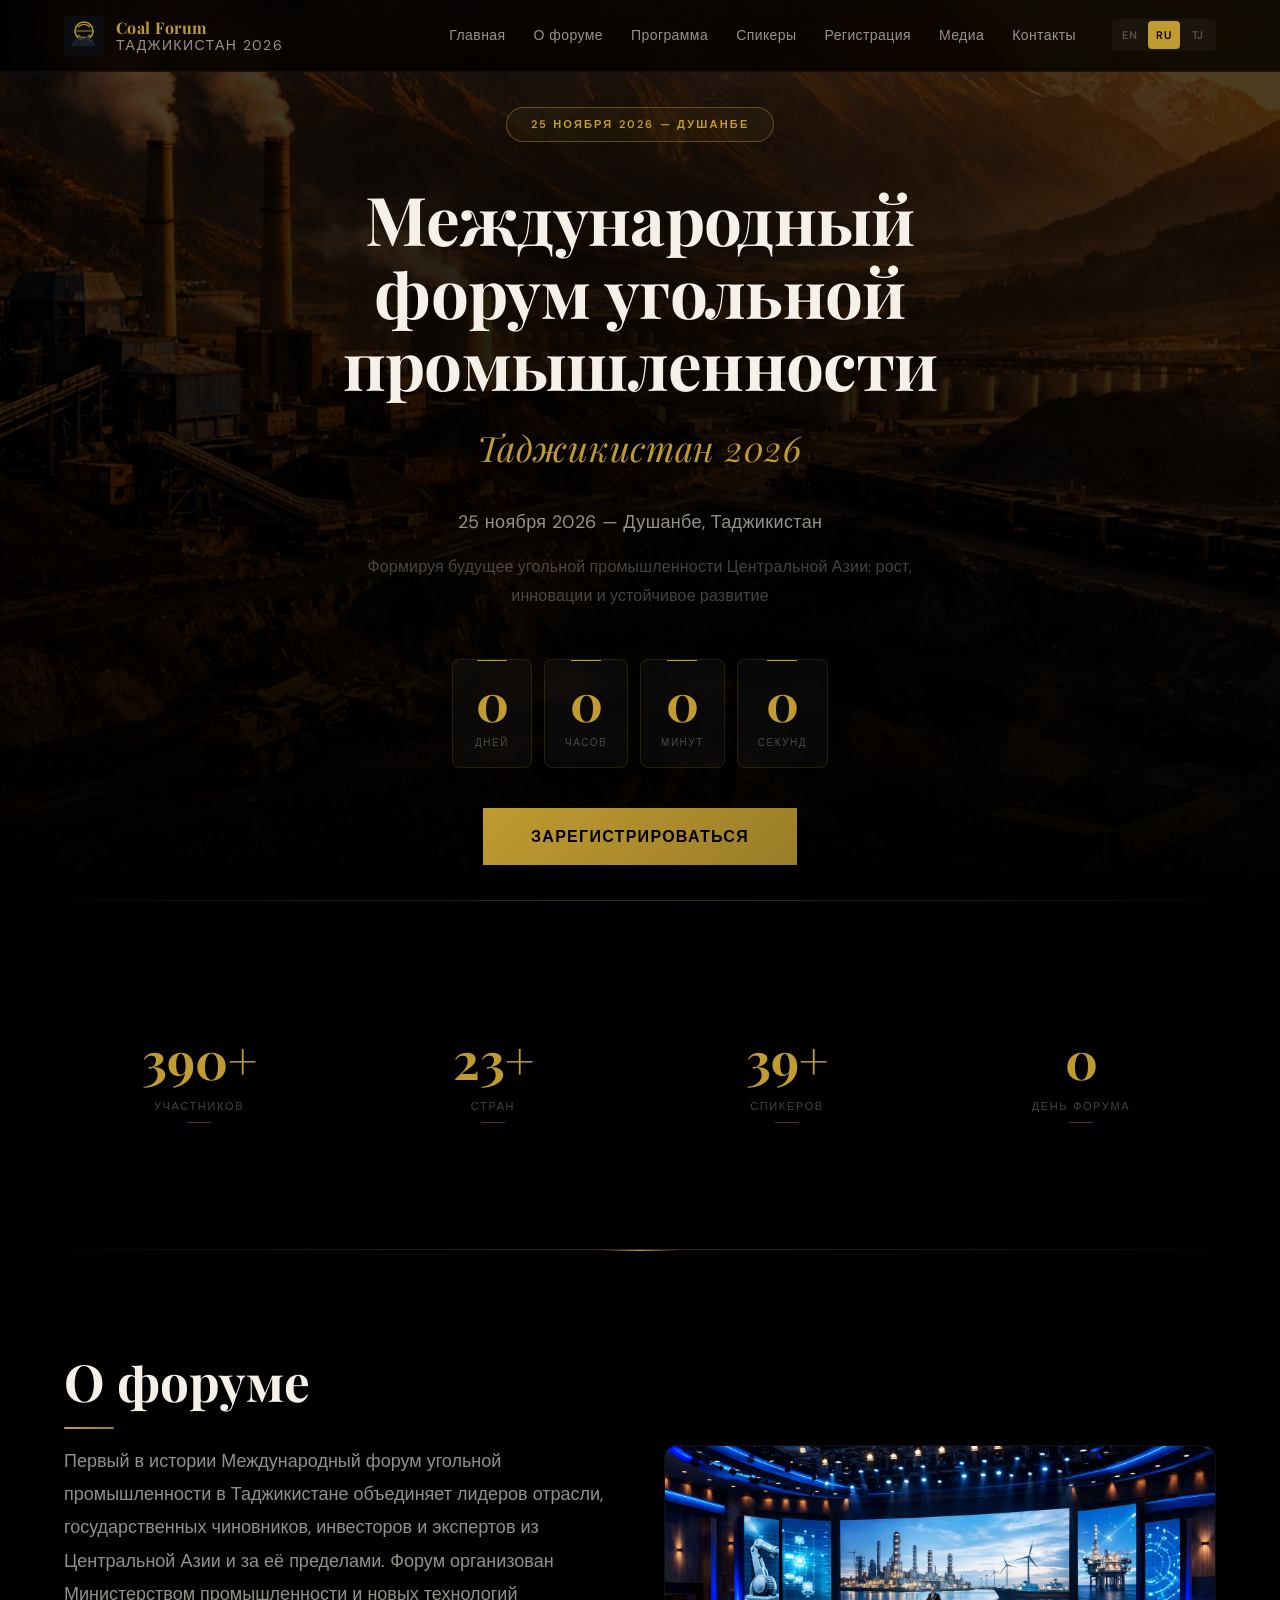
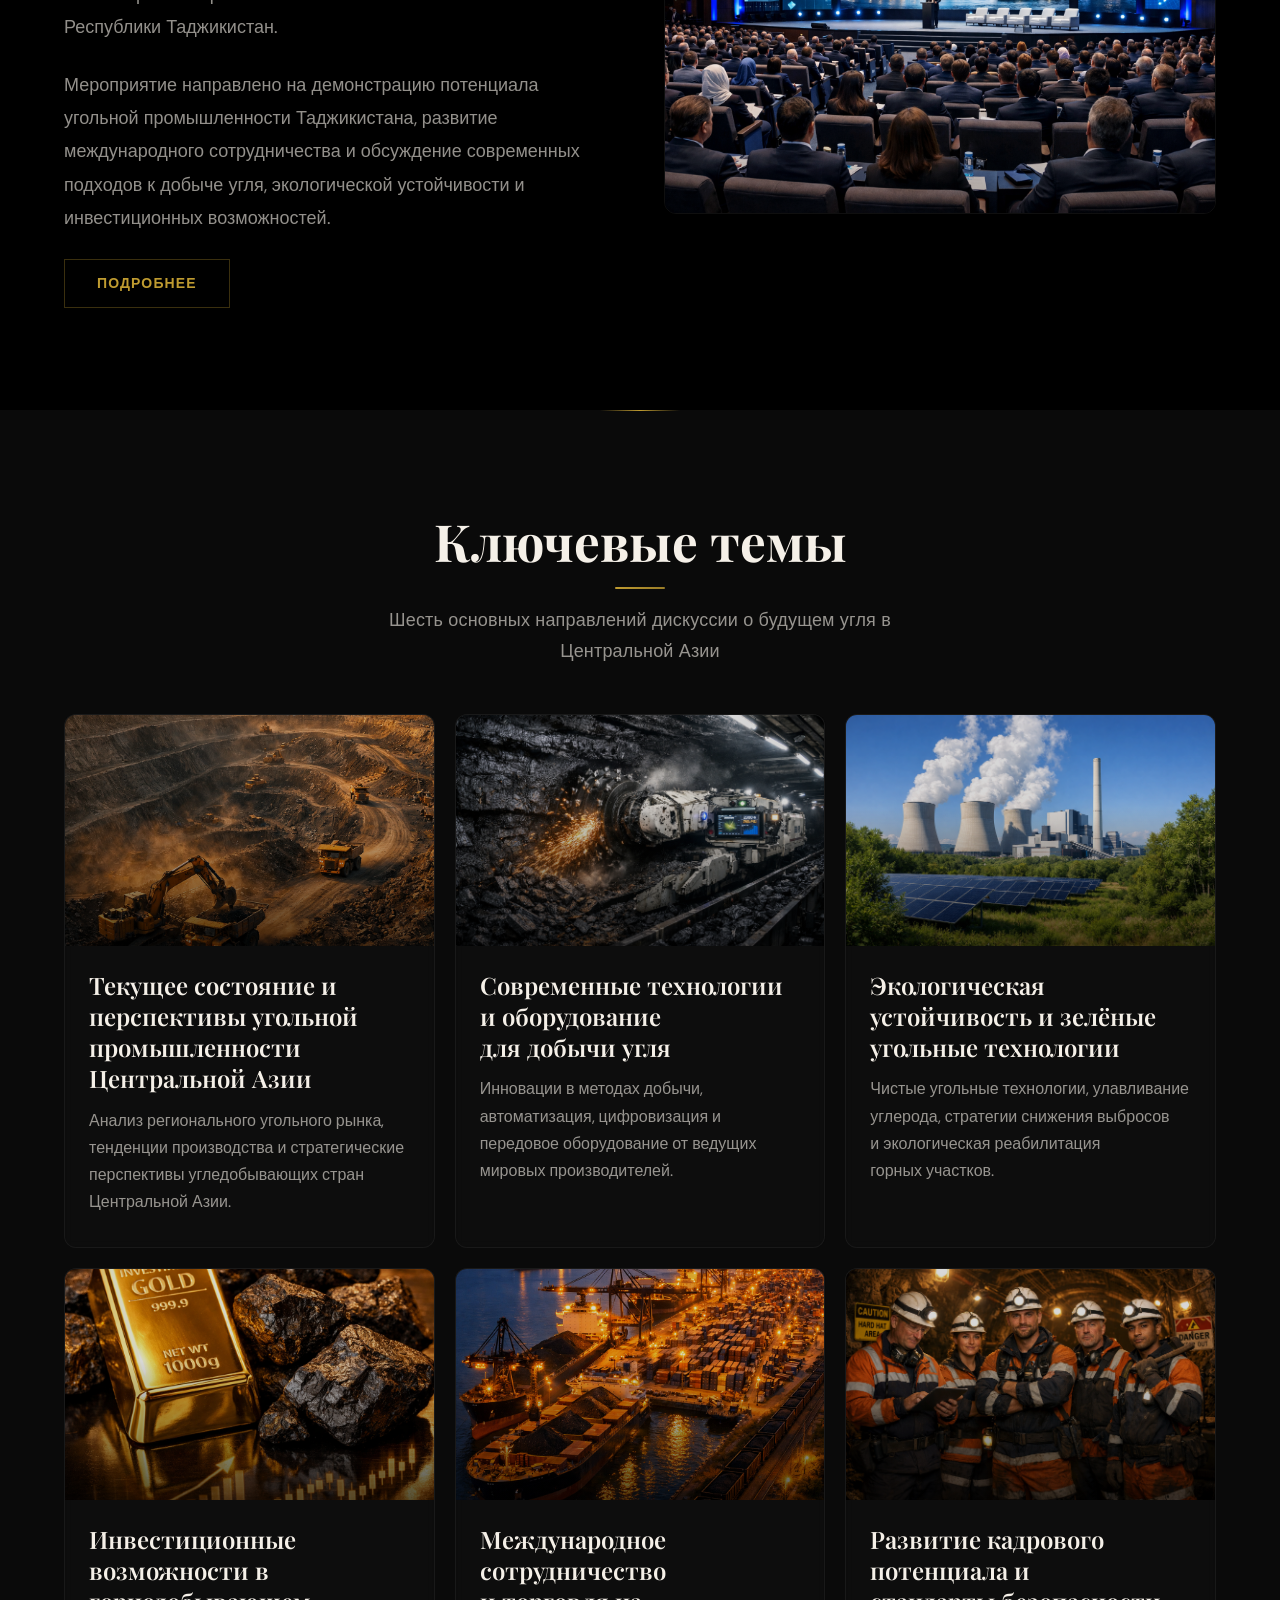
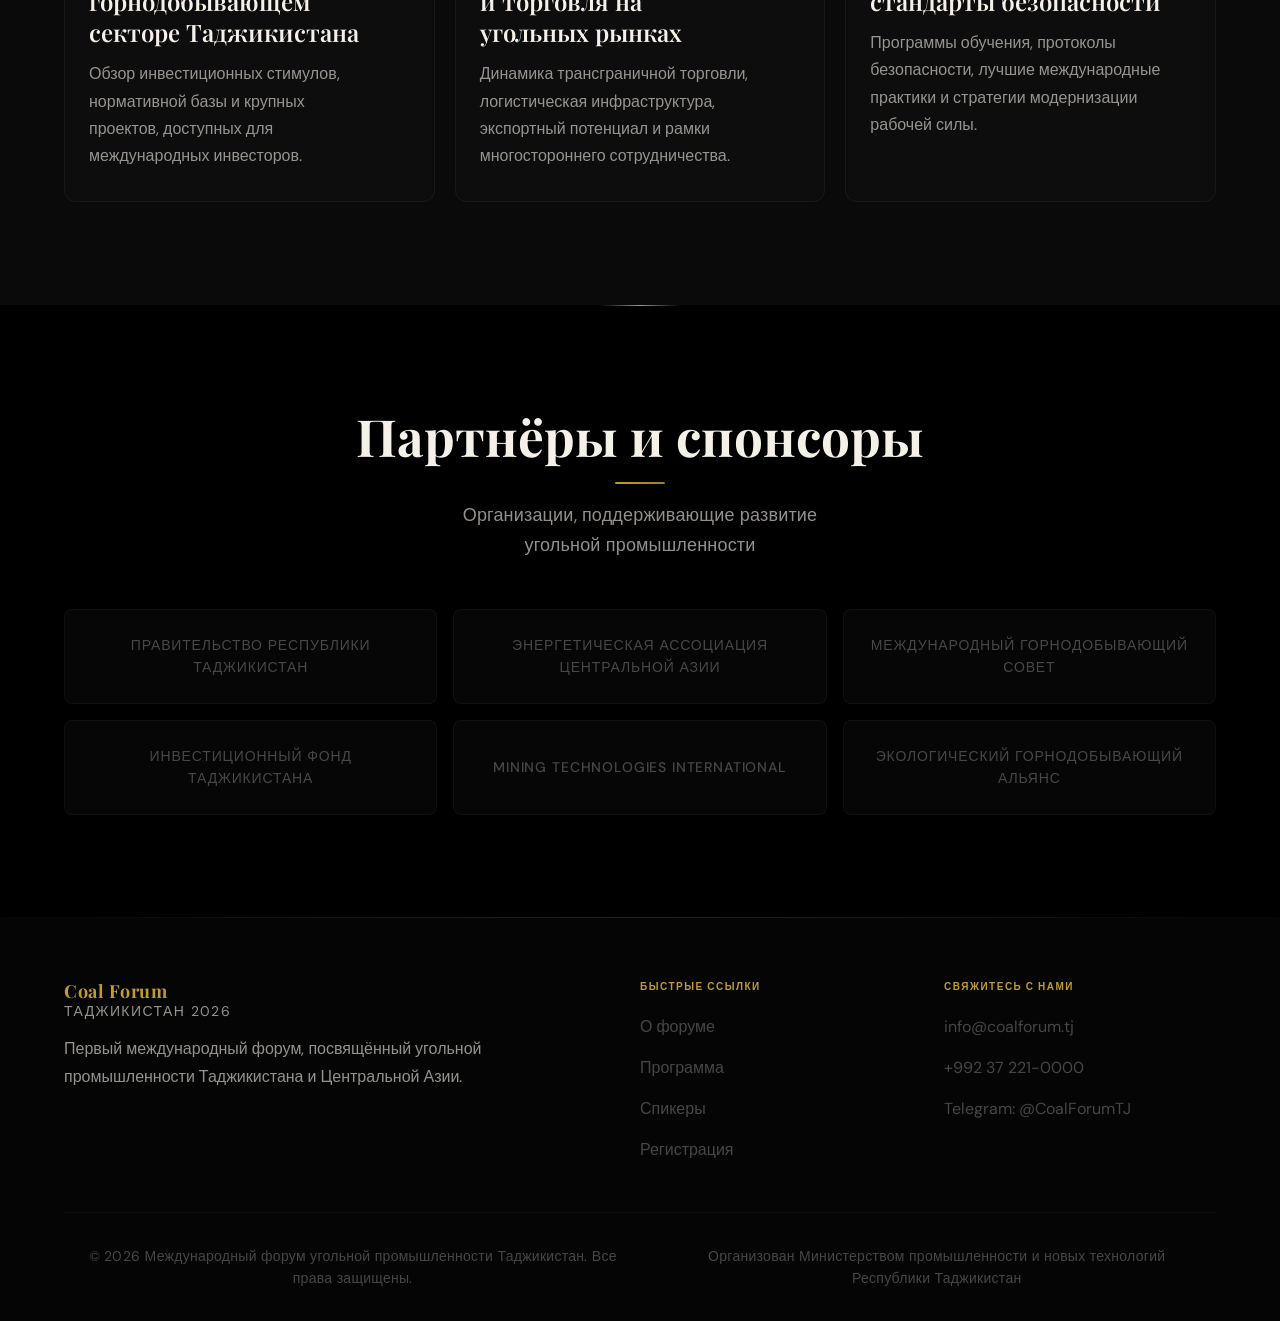
<file: index.html>
<!DOCTYPE html>
<html lang="ru">
<head>
  <meta charset="UTF-8">
  <meta name="viewport" content="width=device-width, initial-scale=1.0">
  <title>Международный форум угольной промышленности Таджикистана 2026</title>
  <meta name="description" content="International Coal Industry Forum Tajikistan 2026 — November 25, Dushanbe. Shaping the Future of Central Asian Coal.">
  <link rel="preconnect" href="https://fonts.googleapis.com">
  <link rel="preconnect" href="https://fonts.gstatic.com" crossorigin>
  <link href="https://fonts.googleapis.com/css2?family=DM+Sans:ital,opsz,wght@0,9..40,300;0,9..40,400;0,9..40,500;0,9..40,600;0,9..40,700;1,9..40,400&family=Playfair+Display:wght@400;600;700;800&display=swap" rel="stylesheet">
  <link rel="stylesheet" href="base.css">
  <link rel="stylesheet" href="style.css">
</head>
<body>
  <a href="#main-content" class="skip-link">Skip to content</a>

  <!-- HEADER -->
  <header class="site-header" role="banner">
    <div class="header-inner">
      <a href="index.html" class="logo" aria-label="Coal Forum Home">
        <svg class="logo-icon" viewBox="0 0 40 40" xmlns="http://www.w3.org/2000/svg" aria-hidden="true">
  <!-- Фоновой квадрат -->
  <rect width="40" height="40" rx="4" fill="#0b0d11"/>

  <!-- Стилизованный глобус (международность) -->
  <circle cx="20" cy="15" r="9"
          fill="none"
          stroke="#bf9b30"
          stroke-width="1.5"
          opacity="0.95" />
  <path d="M11.5 15h17
           M14 11
           A8 8 0 0 1 26 11
           M14 19
           A8 8 0 0 0 26 19"
        fill="none"
        stroke="#bf9b30"
        stroke-width="1.2"
        opacity="0.9" />

  <!-- Массив угля / гора внизу (угольная тема) -->
  <path d="M8 27
           L13 22
           L18 24.5
           L23 20
           L29 25
           L32 30
           L8 30
           Z"
        fill="#1b1f26" />
  <!-- Блики/грань угля -->
  <path d="M13 22
           L18 24.5
           L21 22.5
           L17 21
           Z"
        fill="#2b313b"
        opacity="0.9" />
  <path d="M23 20
           L29 25
           L27 27
           L21.5 22.7
           Z"
        fill="#2b313b"
        opacity="0.85" />

  <!-- Маленькие кусочки угля -->
  <circle cx="15" cy="27.5" r="0.8" fill="#000000" opacity="0.7"/>
  <circle cx="21" cy="26" r="0.7" fill="#000000" opacity="0.7"/>
  <circle cx="26" cy="27.5" r="0.7" fill="#000000" opacity="0.6"/>
        </svg>
        <div class="logo-text">
          Coal Forum
          <span data-i18n="hero.subtitle">Таджикистан 2026</span>
        </div>
      </a>

      <nav class="main-nav" aria-label="Primary navigation">
        <ul role="list">
          <li><a href="index.html" data-i18n="nav.home">Главная</a></li>
          <li><a href="about.html" data-i18n="nav.about">О форуме</a></li>
          <li><a href="program.html" data-i18n="nav.program">Программа</a></li>
          <li><a href="speakers.html" data-i18n="nav.speakers">Спикеры</a></li>
          <li><a href="register.html" data-i18n="nav.register">Регистрация</a></li>
          <li><a href="media.html" data-i18n="nav.media">Медиа</a></li>
          <li><a href="contacts.html" data-i18n="nav.contacts">Контакты</a></li>
        </ul>
        <div class="lang-switcher">
          <button class="lang-btn" data-lang="en" aria-label="English">EN</button>
          <button class="lang-btn" data-lang="ru" aria-label="Русский">RU</button>
          <button class="lang-btn" data-lang="tj" aria-label="Тоҷикӣ">TJ</button>
        </div>
      </nav>

      <button class="menu-toggle" aria-label="Open menu" aria-expanded="false">
        <span></span>
        <span></span>
        <span></span>
      </button>
    </div>
  </header>

  <!-- MOBILE MENU -->
  <div class="mobile-menu" role="dialog" aria-label="Navigation menu">
    <ul role="list">
      <li><a href="index.html" data-i18n="nav.home">Главная</a></li>
      <li><a href="about.html" data-i18n="nav.about">О форуме</a></li>
      <li><a href="program.html" data-i18n="nav.program">Программа</a></li>
      <li><a href="speakers.html" data-i18n="nav.speakers">Спикеры</a></li>
      <li><a href="register.html" data-i18n="nav.register">Регистрация</a></li>
      <li><a href="media.html" data-i18n="nav.media">Медиа</a></li>
      <li><a href="contacts.html" data-i18n="nav.contacts">Контакты</a></li>
    </ul>
    <div class="mobile-lang-switcher">
      <button class="lang-btn" data-lang="en" aria-label="English">EN</button>
      <button class="lang-btn" data-lang="ru" aria-label="Русский">RU</button>
      <button class="lang-btn" data-lang="tj" aria-label="Тоҷикӣ">TJ</button>
    </div>
  </div>

  <!-- MAIN -->
  <main id="main-content">

    <!-- HERO -->
    <section class="hero">
      <div class="hero-bg">
        <img src="assets/img/hero.png" alt="Coal mining landscape in Tajikistan mountains" loading="eager">
      </div>
      <div class="hero-overlay"></div>
      <div class="hero-content">
        <div class="hero-badge" data-i18n="hero.badge">25 ноября 2026 — Душанбе</div>
        <h1 class="hero-title" data-i18n="hero.title">Международный форум угольной промышленности</h1>
        <p class="hero-subtitle" data-i18n="hero.subtitle">Таджикистан 2026</p>
        <p class="hero-date" data-i18n="hero.date">25 ноября 2026 — Душанбе, Таджикистан</p>
        <p class="hero-tagline" data-i18n="hero.tagline">Формируя будущее угольной промышленности Центральной Азии: рост, инновации и устойчивое развитие</p>

        <div class="countdown" aria-label="Countdown to the forum">
          <div class="countdown-item">
            <span class="countdown-number" id="countdown-days">000</span>
            <span class="countdown-label" data-i18n="countdown.days">Дней</span>
          </div>
          <div class="countdown-item">
            <span class="countdown-number" id="countdown-hours">00</span>
            <span class="countdown-label" data-i18n="countdown.hours">Часов</span>
          </div>
          <div class="countdown-item">
            <span class="countdown-number" id="countdown-minutes">00</span>
            <span class="countdown-label" data-i18n="countdown.minutes">Минут</span>
          </div>
          <div class="countdown-item">
            <span class="countdown-number" id="countdown-seconds">00</span>
            <span class="countdown-label" data-i18n="countdown.seconds">Секунд</span>
          </div>
        </div>

        <a href="register.html" class="hero-cta" data-i18n="hero.cta">Зарегистрироваться</a>
      </div>
    </section>

    <!-- STATISTICS -->
    <section class="stats section" aria-label="Forum statistics">
      <div class="container">
        <div class="stats-grid">
          <div class="stat-item fade-in">
            <div class="stat-number" data-count="500" data-suffix="+">0</div>
            <div class="stat-label" data-i18n="stats.participants">Участников</div>
          </div>
          <div class="stat-item fade-in">
            <div class="stat-number" data-count="30" data-suffix="+">0</div>
            <div class="stat-label" data-i18n="stats.countries">Стран</div>
          </div>
          <div class="stat-item fade-in">
            <div class="stat-number" data-count="50" data-suffix="+">0</div>
            <div class="stat-label" data-i18n="stats.speakers">Спикеров</div>
          </div>
          <div class="stat-item fade-in">
            <div class="stat-number" data-count="1" data-suffix="">0</div>
            <div class="stat-label" data-i18n="stats.day">День форума</div>
          </div>
        </div>
      </div>
    </section>

    <!-- ABOUT BRIEF -->
    <section class="section" id="about">
      <div class="container">
        <div class="about-brief">
          <div class="about-text fade-in-left">
            <h2 class="section-title" data-i18n="about.brief.title">О форуме</h2>
            <p data-i18n="about.brief.text">Первый в истории Международный форум угольной промышленности в Таджикистане объединяет лидеров отрасли, государственных чиновников, инвесторов и экспертов из Центральной Азии и за её пределами. Форум организован Министерством промышленности и новых технологий Республики Таджикистан.</p>
            <p data-i18n="about.brief.text2">Мероприятие направлено на демонстрацию потенциала угольной промышленности Таджикистана, развитие международного сотрудничества и обсуждение современных подходов к добыче угля, экологической устойчивости и инвестиционных возможностей.</p>
            <a href="about.html" class="btn-secondary" data-i18n="about.brief.btn">Подробнее</a>
          </div>
          <div class="about-image fade-in-right">
            <img src="assets/img/venue.png" alt="Conference hall for the Coal Industry Forum" loading="lazy">
          </div>
        </div>
      </div>
    </section>

    <!-- TOPICS -->
    <section class="section" style="background: var(--color-surface);" id="topics">
      <div class="container">
        <h2 class="section-title section-title--center fade-in" data-i18n="topics.title">Ключевые темы</h2>
        <p class="section-subtitle section-subtitle--center fade-in" data-i18n="topics.subtitle">Шесть основных направлений дискуссии о будущем угля в Центральной Азии</p>
        <div class="topics-grid">
          <div class="topic-card fade-in">
            <div class="topic-image"><img src="assets/img/topic-mining.png" alt="Coal mining in Central Asia" loading="lazy"></div>
            <div class="topic-body">
              <h3 data-i18n="topic1.title">Текущее состояние и перспективы угольной промышленности Центральной Азии</h3>
              <p data-i18n="topic1.desc">Анализ регионального угольного рынка, тенденции производства и стратегические перспективы угледобывающих стран Центральной Азии.</p>
            </div>
          </div>
          <div class="topic-card fade-in">
            <div class="topic-image"><img src="assets/img/topic-technology.png" alt="Modern mining technology" loading="lazy"></div>
            <div class="topic-body">
              <h3 data-i18n="topic2.title">Современные технологии и оборудование для добычи угля</h3>
              <p data-i18n="topic2.desc">Инновации в методах добычи, автоматизация, цифровизация и передовое оборудование от ведущих мировых производителей.</p>
            </div>
          </div>
          <div class="topic-card fade-in">
            <div class="topic-image"><img src="assets/img/topic-ecology.png" alt="Green coal technology" loading="lazy"></div>
            <div class="topic-body">
              <h3 data-i18n="topic3.title">Экологическая устойчивость и зелёные угольные технологии</h3>
              <p data-i18n="topic3.desc">Чистые угольные технологии, улавливание углерода, стратегии снижения выбросов и экологическая реабилитация горных участков.</p>
            </div>
          </div>
          <div class="topic-card fade-in">
            <div class="topic-image"><img src="assets/img/topic-investment.png" alt="Investment opportunities" loading="lazy"></div>
            <div class="topic-body">
              <h3 data-i18n="topic4.title">Инвестиционные возможности в горнодобывающем секторе Таджикистана</h3>
              <p data-i18n="topic4.desc">Обзор инвестиционных стимулов, нормативной базы и крупных проектов, доступных для международных инвесторов.</p>
            </div>
          </div>
          <div class="topic-card fade-in">
            <div class="topic-image"><img src="assets/img/topic-trade.png" alt="International trade" loading="lazy"></div>
            <div class="topic-body">
              <h3 data-i18n="topic5.title">Международное сотрудничество и торговля на угольных рынках</h3>
              <p data-i18n="topic5.desc">Динамика трансграничной торговли, логистическая инфраструктура, экспортный потенциал и рамки многостороннего сотрудничества.</p>
            </div>
          </div>
          <div class="topic-card fade-in">
            <div class="topic-image"><img src="assets/img/topic-safety.png" alt="Safety and workforce" loading="lazy"></div>
            <div class="topic-body">
              <h3 data-i18n="topic6.title">Развитие кадрового потенциала и стандарты безопасности</h3>
              <p data-i18n="topic6.desc">Программы обучения, протоколы безопасности, лучшие международные практики и стратегии модернизации рабочей силы.</p>
            </div>
          </div>
        </div>
      </div>
    </section>

    <!-- PARTNERS -->
    <section class="section" id="partners">
      <div class="container">
        <h2 class="section-title section-title--center fade-in" data-i18n="partners.title">Партнёры и спонсоры</h2>
        <p class="section-subtitle section-subtitle--center fade-in" data-i18n="partners.subtitle">Организации, поддерживающие развитие угольной промышленности</p>
        <div class="partners-grid fade-in">
          <div class="partner-item" data-i18n="partner.govt">Правительство Республики Таджикистан</div>
          <div class="partner-item" data-i18n="partner.energy">Энергетическая ассоциация Центральной Азии</div>
          <div class="partner-item" data-i18n="partner.mining">Международный горнодобывающий совет</div>
          <div class="partner-item" data-i18n="partner.invest">Инвестиционный фонд Таджикистана</div>
          <div class="partner-item" data-i18n="partner.tech">Mining Technologies International</div>
          <div class="partner-item" data-i18n="partner.eco">Экологический горнодобывающий альянс</div>
        </div>
      </div>
    </section>

  </main>

  <!-- FOOTER -->
  <footer class="site-footer" role="contentinfo">
    <div class="container">
      <div class="footer-grid">
        <div class="footer-brand">
          <div class="logo-text">
            Coal Forum
            <span data-i18n="hero.subtitle">Таджикистан 2026</span>
          </div>
          <p data-i18n="footer.desc">Первый международный форум, посвящённый угольной промышленности Таджикистана и Центральной Азии.</p>
        </div>
        <div class="footer-links">
          <h4 data-i18n="footer.links">Быстрые ссылки</h4>
          <ul role="list">
            <li><a href="about.html" data-i18n="nav.about">О форуме</a></li>
            <li><a href="program.html" data-i18n="nav.program">Программа</a></li>
            <li><a href="speakers.html" data-i18n="nav.speakers">Спикеры</a></li>
            <li><a href="register.html" data-i18n="nav.register">Регистрация</a></li>
          </ul>
        </div>
        <div class="footer-links">
          <h4 data-i18n="footer.contact">Свяжитесь с нами</h4>
          <ul role="list">
            <li><a href="mailto:info@coalforum.tj">info@coalforum.tj</a></li>
            <li><a href="tel:+99237221-0000">+992 37 221-0000</a></li>
            <li><a href="https://t.me/CoalForumTJ" target="_blank" rel="noopener noreferrer">Telegram: @CoalForumTJ</a></li>
          </ul>
        </div>
      </div>
      <div class="footer-bottom">
        <p data-i18n="footer.rights">© 2026 Международный форум угольной промышленности Таджикистан. Все права защищены.</p>
        <p class="footer-organizer" data-i18n="footer.organizer">Организован Министерством промышленности и новых технологий Республики Таджикистан</p>
      </div>
    </div>
  </footer>

  <script src="i18n.js"></script>
  <script src="app.js"></script>
</body>
</html>
</file>
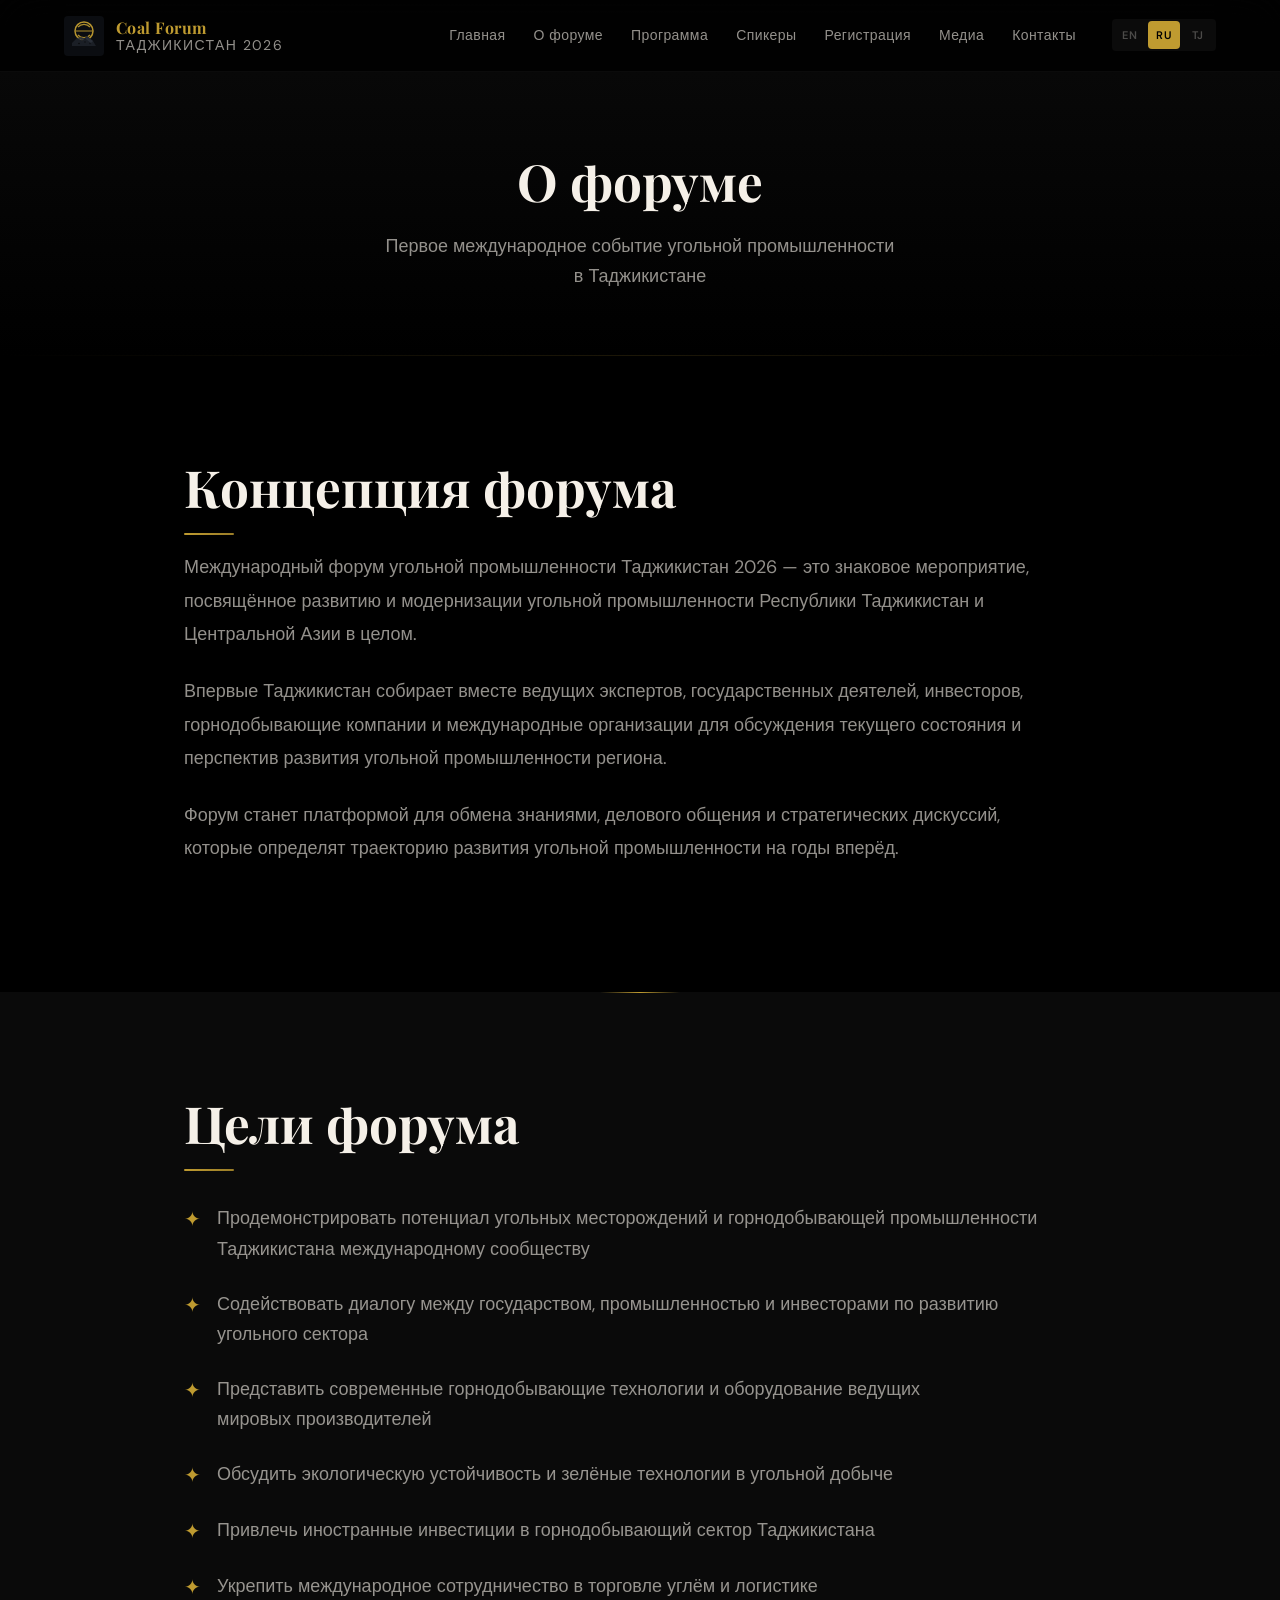
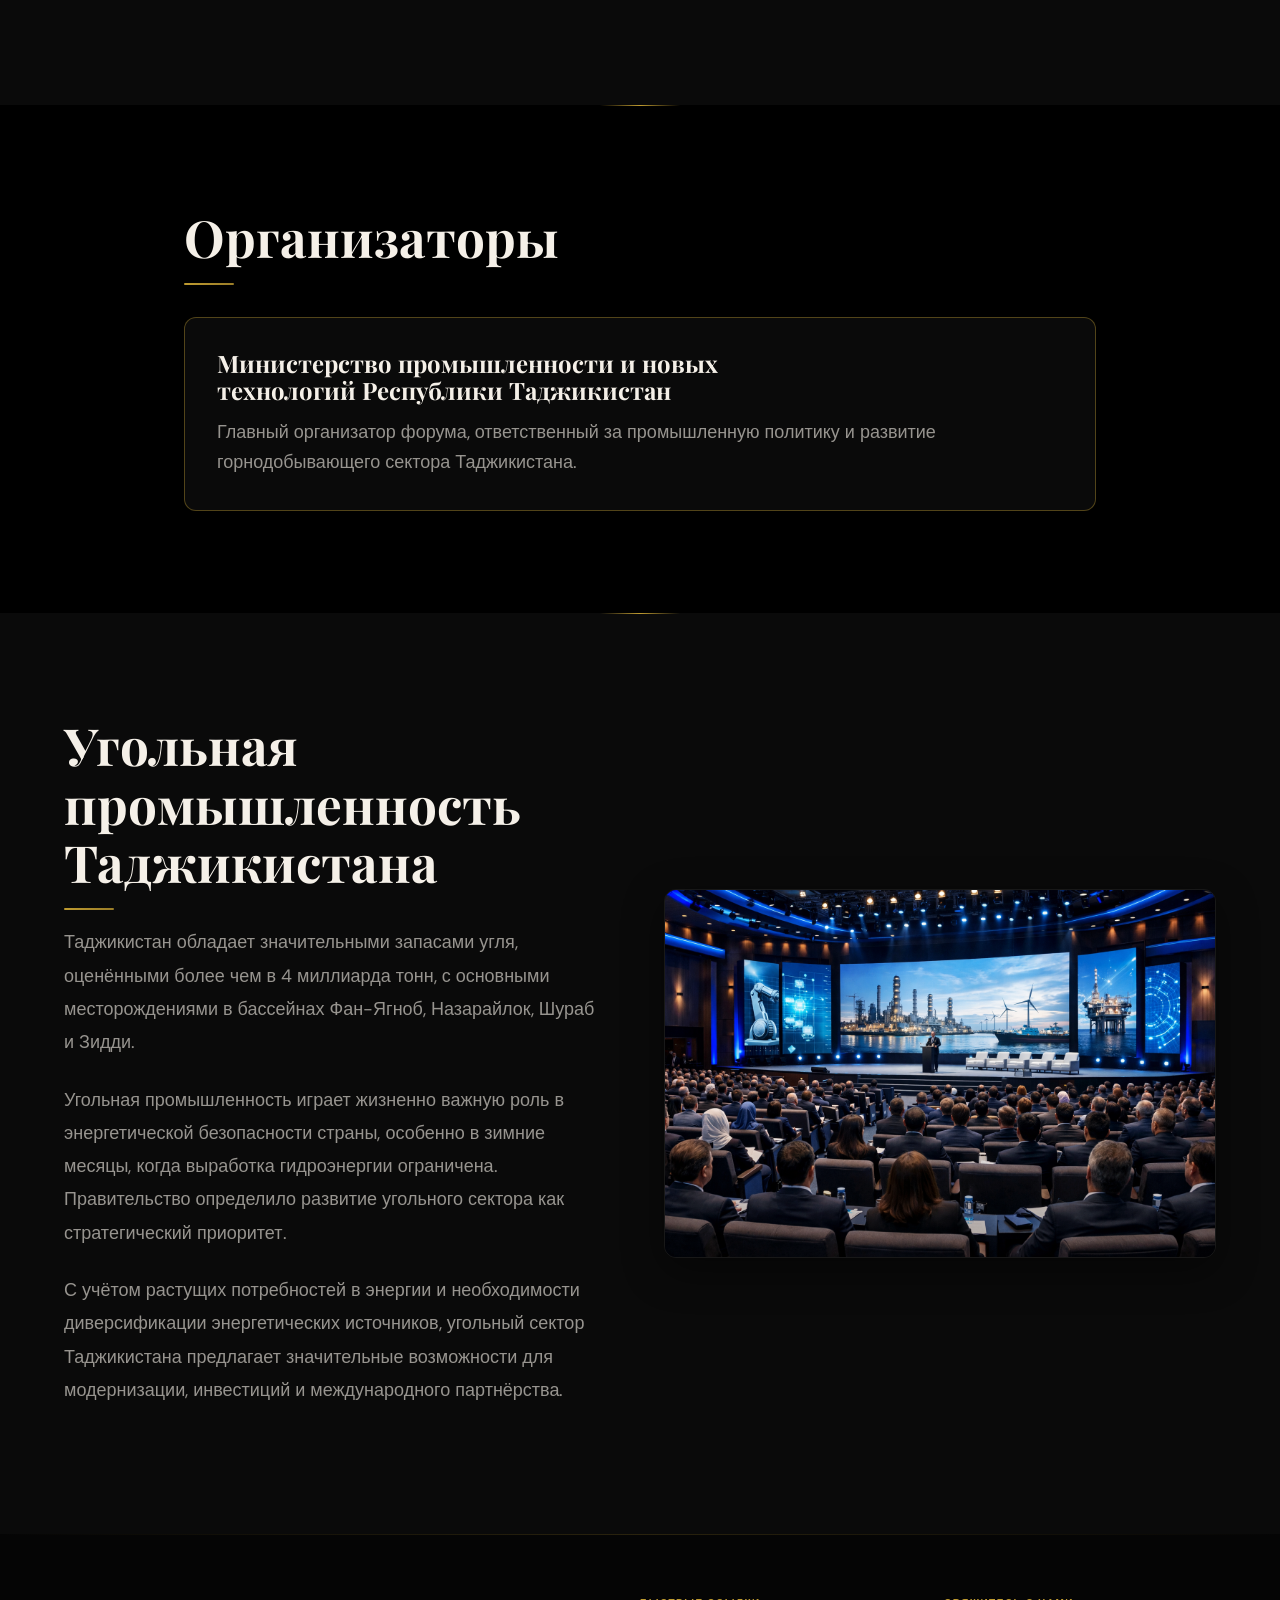
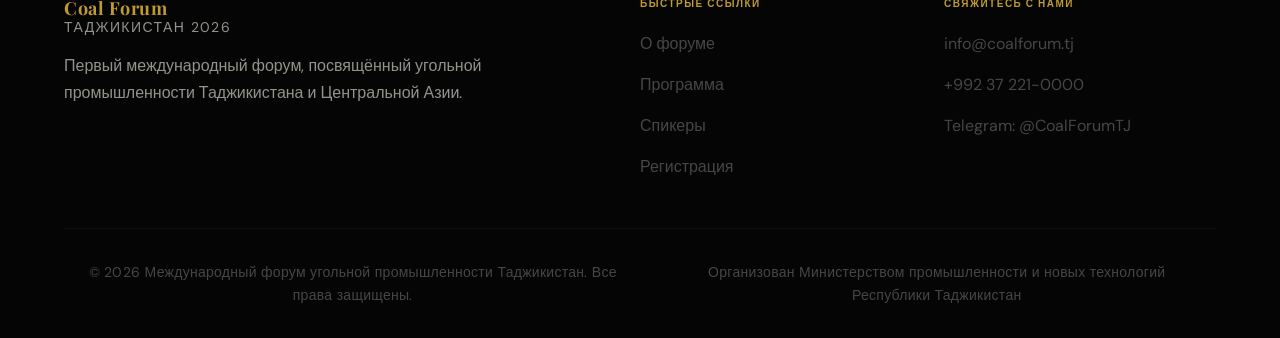
<file: about.html>
<!DOCTYPE html>
<html lang="ru">
<head>
  <meta charset="UTF-8">
  <meta name="viewport" content="width=device-width, initial-scale=1.0">
  <title>О форуме — Международный форум угольной промышленности Таджикистана 2026</title>
  <meta name="description" content="About the International Coal Industry Forum Tajikistan 2026 — concept, goals, organizers, and Tajikistan's coal industry.">
  <link rel="preconnect" href="https://fonts.googleapis.com">
  <link rel="preconnect" href="https://fonts.gstatic.com" crossorigin>
  <link href="https://fonts.googleapis.com/css2?family=DM+Sans:ital,opsz,wght@0,9..40,300;0,9..40,400;0,9..40,500;0,9..40,600;0,9..40,700;1,9..40,400&family=Playfair+Display:wght@400;600;700;800&display=swap" rel="stylesheet">
  <link rel="stylesheet" href="base.css">
  <link rel="stylesheet" href="style.css">
</head>
<body>
  <a href="#main-content" class="skip-link">Skip to content</a>

  <header class="site-header" role="banner">
    <div class="header-inner">
      <a href="index.html" class="logo" aria-label="Coal Forum Home">
        <svg class="logo-icon" viewBox="0 0 40 40" xmlns="http://www.w3.org/2000/svg" aria-hidden="true">
  <!-- Фоновой квадрат -->
  <rect width="40" height="40" rx="4" fill="#0b0d11"/>

  <!-- Стилизованный глобус (международность) -->
  <circle cx="20" cy="15" r="9"
          fill="none"
          stroke="#bf9b30"
          stroke-width="1.5"
          opacity="0.95" />
  <path d="M11.5 15h17
           M14 11
           A8 8 0 0 1 26 11
           M14 19
           A8 8 0 0 0 26 19"
        fill="none"
        stroke="#bf9b30"
        stroke-width="1.2"
        opacity="0.9" />

  <!-- Массив угля / гора внизу (угольная тема) -->
  <path d="M8 27
           L13 22
           L18 24.5
           L23 20
           L29 25
           L32 30
           L8 30
           Z"
        fill="#1b1f26" />
  <!-- Блики/грань угля -->
  <path d="M13 22
           L18 24.5
           L21 22.5
           L17 21
           Z"
        fill="#2b313b"
        opacity="0.9" />
  <path d="M23 20
           L29 25
           L27 27
           L21.5 22.7
           Z"
        fill="#2b313b"
        opacity="0.85" />

  <!-- Маленькие кусочки угля -->
  <circle cx="15" cy="27.5" r="0.8" fill="#000000" opacity="0.7"/>
  <circle cx="21" cy="26" r="0.7" fill="#000000" opacity="0.7"/>
  <circle cx="26" cy="27.5" r="0.7" fill="#000000" opacity="0.6"/>
        </svg>
        <div class="logo-text">Coal Forum <span data-i18n="hero.subtitle">Таджикистан 2026</span></div>
      </a>
      <nav class="main-nav" aria-label="Primary navigation">
        <ul role="list">
          <li><a href="index.html" data-i18n="nav.home">Главная</a></li>
          <li><a href="about.html" data-i18n="nav.about">О форуме</a></li>
          <li><a href="program.html" data-i18n="nav.program">Программа</a></li>
          <li><a href="speakers.html" data-i18n="nav.speakers">Спикеры</a></li>
          <li><a href="register.html" data-i18n="nav.register">Регистрация</a></li>
          <li><a href="media.html" data-i18n="nav.media">Медиа</a></li>
          <li><a href="contacts.html" data-i18n="nav.contacts">Контакты</a></li>
        </ul>
        <div class="lang-switcher">
          <button class="lang-btn" data-lang="en" aria-label="English">EN</button>
          <button class="lang-btn" data-lang="ru" aria-label="Русский">RU</button>
          <button class="lang-btn" data-lang="tj" aria-label="Тоҷикӣ">TJ</button>
        </div>
      </nav>
      <button class="menu-toggle" aria-label="Open menu" aria-expanded="false">
        <span></span><span></span><span></span>
      </button>
    </div>
  </header>

  <div class="mobile-menu" role="dialog" aria-label="Navigation menu">
    <ul role="list">
      <li><a href="index.html" data-i18n="nav.home">Главная</a></li>
      <li><a href="about.html" data-i18n="nav.about">О форуме</a></li>
      <li><a href="program.html" data-i18n="nav.program">Программа</a></li>
      <li><a href="speakers.html" data-i18n="nav.speakers">Спикеры</a></li>
      <li><a href="register.html" data-i18n="nav.register">Регистрация</a></li>
      <li><a href="media.html" data-i18n="nav.media">Медиа</a></li>
      <li><a href="contacts.html" data-i18n="nav.contacts">Контакты</a></li>
    </ul>
    <div class="mobile-lang-switcher">
      <button class="lang-btn" data-lang="en" aria-label="English">EN</button>
      <button class="lang-btn" data-lang="ru" aria-label="Русский">RU</button>
      <button class="lang-btn" data-lang="tj" aria-label="Тоҷикӣ">TJ</button>
    </div>
  </div>

  <main id="main-content">
    <section class="page-hero">
      <div class="container">
        <h1 data-i18n="about.title">О форуме</h1>
        <p data-i18n="about.subtitle">Первое международное событие угольной промышленности в Таджикистане</p>
      </div>
    </section>

    <!-- Concept -->
    <section class="section">
      <div class="container container--narrow">
        <h2 class="section-title fade-in" data-i18n="about.concept.title">Концепция форума</h2>
        <div class="about-text fade-in">
          <p data-i18n="about.concept.p1">Международный форум угольной промышленности Таджикистан 2026 — это знаковое мероприятие, посвящённое развитию и модернизации угольной промышленности Республики Таджикистан и Центральной Азии в целом.</p>
          <p data-i18n="about.concept.p2">Впервые Таджикистан собирает вместе ведущих экспертов, государственных деятелей, инвесторов, горнодобывающие компании и международные организации для обсуждения текущего состояния и перспектив развития угольной промышленности региона.</p>
          <p data-i18n="about.concept.p3">Форум станет платформой для обмена знаниями, делового общения и стратегических дискуссий, которые определят траекторию развития угольной промышленности на годы вперёд.</p>
        </div>
      </div>
    </section>

    <!-- Goals -->
    <section class="section" style="background: var(--color-surface);">
      <div class="container container--narrow">
        <h2 class="section-title fade-in" data-i18n="about.goals.title">Цели форума</h2>
        <ul style="list-style: none; display: flex; flex-direction: column; gap: 1.5rem; margin-top: 2rem;">
          <li class="fade-in" style="display: flex; gap: 1rem; align-items: flex-start;">
            <span style="color: var(--color-accent); font-size: 1.25rem; flex-shrink: 0;">✦</span>
            <span style="color: var(--color-text-muted); line-height: 1.7;" data-i18n="about.goal1">Продемонстрировать потенциал угольных месторождений и горнодобывающей промышленности Таджикистана международному сообществу</span>
          </li>
          <li class="fade-in" style="display: flex; gap: 1rem; align-items: flex-start;">
            <span style="color: var(--color-accent); font-size: 1.25rem; flex-shrink: 0;">✦</span>
            <span style="color: var(--color-text-muted); line-height: 1.7;" data-i18n="about.goal2">Содействовать диалогу между государством, промышленностью и инвесторами по развитию угольного сектора</span>
          </li>
          <li class="fade-in" style="display: flex; gap: 1rem; align-items: flex-start;">
            <span style="color: var(--color-accent); font-size: 1.25rem; flex-shrink: 0;">✦</span>
            <span style="color: var(--color-text-muted); line-height: 1.7;" data-i18n="about.goal3">Представить современные горнодобывающие технологии и оборудование ведущих мировых производителей</span>
          </li>
          <li class="fade-in" style="display: flex; gap: 1rem; align-items: flex-start;">
            <span style="color: var(--color-accent); font-size: 1.25rem; flex-shrink: 0;">✦</span>
            <span style="color: var(--color-text-muted); line-height: 1.7;" data-i18n="about.goal4">Обсудить экологическую устойчивость и зелёные технологии в угольной добыче</span>
          </li>
          <li class="fade-in" style="display: flex; gap: 1rem; align-items: flex-start;">
            <span style="color: var(--color-accent); font-size: 1.25rem; flex-shrink: 0;">✦</span>
            <span style="color: var(--color-text-muted); line-height: 1.7;" data-i18n="about.goal5">Привлечь иностранные инвестиции в горнодобывающий сектор Таджикистана</span>
          </li>
          <li class="fade-in" style="display: flex; gap: 1rem; align-items: flex-start;">
            <span style="color: var(--color-accent); font-size: 1.25rem; flex-shrink: 0;">✦</span>
            <span style="color: var(--color-text-muted); line-height: 1.7;" data-i18n="about.goal6">Укрепить международное сотрудничество в торговле углём и логистике</span>
          </li>
        </ul>
      </div>
    </section>

    <!-- Organizers -->
    <section class="section">
      <div class="container container--narrow">
        <h2 class="section-title fade-in" data-i18n="about.organizers.title">Организаторы</h2>
        <div class="fade-in" style="padding: 2rem; background: var(--color-surface); border: 1px solid var(--color-border-accent); border-radius: var(--radius-lg); margin-top: 2rem;">
          <h3 style="font-family: var(--font-display); font-size: var(--text-lg); color: var(--color-text); margin-bottom: 0.75rem;" data-i18n="about.organizer.ministry">Министерство промышленности и новых технологий Республики Таджикистан</h3>
          <p style="color: var(--color-text-muted); line-height: 1.7;" data-i18n="about.organizer.ministry.desc">Главный организатор форума, ответственный за промышленную политику и развитие горнодобывающего сектора Таджикистана.</p>
        </div>
      </div>
    </section>

    <!-- Coal Industry -->
    <section class="section" style="background: var(--color-surface);">
      <div class="container">
        <div class="about-brief">
          <div class="about-text fade-in-left">
            <h2 class="section-title" data-i18n="about.coal.title">Угольная промышленность Таджикистана</h2>
            <p data-i18n="about.coal.p1">Таджикистан обладает значительными запасами угля, оценёнными более чем в 4 миллиарда тонн, с основными месторождениями в бассейнах Фан-Ягноб, Назарайлок, Шураб и Зидди.</p>
            <p data-i18n="about.coal.p2">Угольная промышленность играет жизненно важную роль в энергетической безопасности страны, особенно в зимние месяцы, когда выработка гидроэнергии ограничена. Правительство определило развитие угольного сектора как стратегический приоритет.</p>
            <p data-i18n="about.coal.p3">С учётом растущих потребностей в энергии и необходимости диверсификации энергетических источников, угольный сектор Таджикистана предлагает значительные возможности для модернизации, инвестиций и международного партнёрства.</p>
          </div>
          <div class="about-image fade-in-right">
            <img src="assets/img/venue.png" alt="Venue for the Coal Industry Forum in Dushanbe" loading="lazy">
          </div>
        </div>
      </div>
    </section>
  </main>

  <footer class="site-footer" role="contentinfo">
    <div class="container">
      <div class="footer-grid">
        <div class="footer-brand">
          <div class="logo-text">Coal Forum <span data-i18n="hero.subtitle">Таджикистан 2026</span></div>
          <p data-i18n="footer.desc">Первый международный форум, посвящённый угольной промышленности Таджикистана и Центральной Азии.</p>
        </div>
        <div class="footer-links">
          <h4 data-i18n="footer.links">Быстрые ссылки</h4>
          <ul role="list">
            <li><a href="about.html" data-i18n="nav.about">О форуме</a></li>
            <li><a href="program.html" data-i18n="nav.program">Программа</a></li>
            <li><a href="speakers.html" data-i18n="nav.speakers">Спикеры</a></li>
            <li><a href="register.html" data-i18n="nav.register">Регистрация</a></li>
          </ul>
        </div>
        <div class="footer-links">
          <h4 data-i18n="footer.contact">Свяжитесь с нами</h4>
          <ul role="list">
            <li><a href="mailto:info@coalforum.tj">info@coalforum.tj</a></li>
            <li><a href="tel:+99237221-0000">+992 37 221-0000</a></li>
            <li><a href="https://t.me/CoalForumTJ" target="_blank" rel="noopener noreferrer">Telegram: @CoalForumTJ</a></li>
          </ul>
        </div>
      </div>
      <div class="footer-bottom">
        <p data-i18n="footer.rights">© 2026 Международный форум угольной промышленности Таджикистан. Все права защищены.</p>
        <p class="footer-organizer" data-i18n="footer.organizer">Организован Министерством промышленности и новых технологий Республики Таджикистан</p>
      </div>
    </div>
  </footer>

  <script src="i18n.js"></script>
  <script src="app.js"></script>
</body>
</html>
</file>
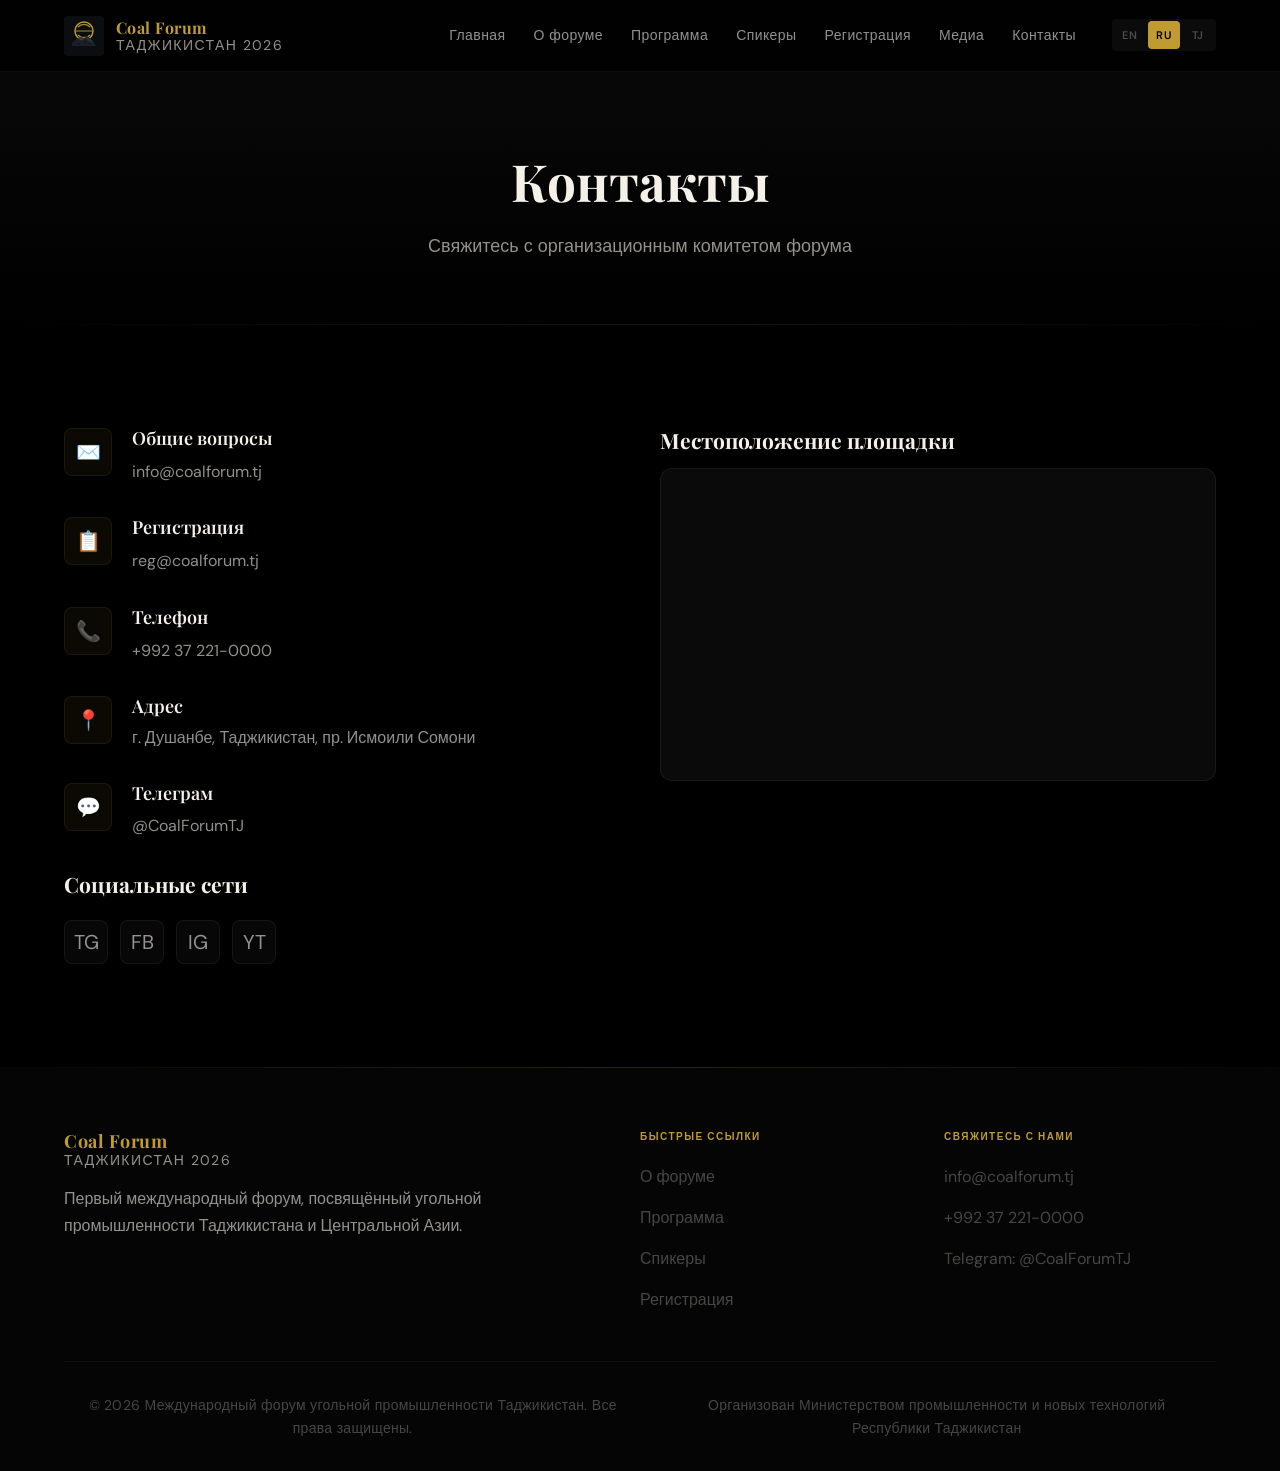
<file: contacts.html>
<!DOCTYPE html>
<html lang="ru">
<head>
  <meta charset="UTF-8">
  <meta name="viewport" content="width=device-width, initial-scale=1.0">
  <title>Контакты — Международный форум угольной промышленности Таджикистана 2026</title>
  <meta name="description" content="Contact information for the International Coal Industry Forum Tajikistan 2026.">
  <link rel="preconnect" href="https://fonts.googleapis.com">
  <link rel="preconnect" href="https://fonts.gstatic.com" crossorigin>
  <link href="https://fonts.googleapis.com/css2?family=DM+Sans:ital,opsz,wght@0,9..40,300;0,9..40,400;0,9..40,500;0,9..40,600;0,9..40,700;1,9..40,400&family=Playfair+Display:wght@400;600;700;800&display=swap" rel="stylesheet">
  <link rel="stylesheet" href="base.css">
  <link rel="stylesheet" href="style.css">
</head>
<body>
  <a href="#main-content" class="skip-link">Skip to content</a>

  <header class="site-header" role="banner">
    <div class="header-inner">
      <a href="index.html" class="logo" aria-label="Coal Forum Home">
<svg class="logo-icon" viewBox="0 0 40 40" xmlns="http://www.w3.org/2000/svg" aria-hidden="true">
  <!-- Фоновой квадрат -->
  <rect width="40" height="40" rx="4" fill="#0b0d11"/>

  <!-- Стилизованный глобус (международность) -->
  <circle cx="20" cy="15" r="9"
          fill="none"
          stroke="#bf9b30"
          stroke-width="1.5"
          opacity="0.95" />
  <path d="M11.5 15h17
           M14 11
           A8 8 0 0 1 26 11
           M14 19
           A8 8 0 0 0 26 19"
        fill="none"
        stroke="#bf9b30"
        stroke-width="1.2"
        opacity="0.9" />

  <!-- Массив угля / гора внизу (угольная тема) -->
  <path d="M8 27
           L13 22
           L18 24.5
           L23 20
           L29 25
           L32 30
           L8 30
           Z"
        fill="#1b1f26" />
  <!-- Блики/грань угля -->
  <path d="M13 22
           L18 24.5
           L21 22.5
           L17 21
           Z"
        fill="#2b313b"
        opacity="0.9" />
  <path d="M23 20
           L29 25
           L27 27
           L21.5 22.7
           Z"
        fill="#2b313b"
        opacity="0.85" />

  <!-- Маленькие кусочки угля -->
  <circle cx="15" cy="27.5" r="0.8" fill="#000000" opacity="0.7"/>
  <circle cx="21" cy="26" r="0.7" fill="#000000" opacity="0.7"/>
  <circle cx="26" cy="27.5" r="0.7" fill="#000000" opacity="0.6"/>
</svg>
        <div class="logo-text">Coal Forum <span data-i18n="hero.subtitle">Таджикистан 2026</span></div>
      </a>
      <nav class="main-nav" aria-label="Primary navigation">
        <ul role="list">
          <li><a href="index.html" data-i18n="nav.home">Главная</a></li>
          <li><a href="about.html" data-i18n="nav.about">О форуме</a></li>
          <li><a href="program.html" data-i18n="nav.program">Программа</a></li>
          <li><a href="speakers.html" data-i18n="nav.speakers">Спикеры</a></li>
          <li><a href="register.html" data-i18n="nav.register">Регистрация</a></li>
          <li><a href="media.html" data-i18n="nav.media">Медиа</a></li>
          <li><a href="contacts.html" data-i18n="nav.contacts">Контакты</a></li>
        </ul>
        <div class="lang-switcher">
          <button class="lang-btn" data-lang="en" aria-label="English">EN</button>
          <button class="lang-btn" data-lang="ru" aria-label="Русский">RU</button>
          <button class="lang-btn" data-lang="tj" aria-label="Тоҷикӣ">TJ</button>
        </div>
      </nav>
      <button class="menu-toggle" aria-label="Open menu" aria-expanded="false">
        <span></span><span></span><span></span>
      </button>
    </div>
  </header>

  <div class="mobile-menu" role="dialog" aria-label="Navigation menu">
    <ul role="list">
      <li><a href="index.html" data-i18n="nav.home">Главная</a></li>
      <li><a href="about.html" data-i18n="nav.about">О форуме</a></li>
      <li><a href="program.html" data-i18n="nav.program">Программа</a></li>
      <li><a href="speakers.html" data-i18n="nav.speakers">Спикеры</a></li>
      <li><a href="register.html" data-i18n="nav.register">Регистрация</a></li>
      <li><a href="media.html" data-i18n="nav.media">Медиа</a></li>
      <li><a href="contacts.html" data-i18n="nav.contacts">Контакты</a></li>
    </ul>
    <div class="mobile-lang-switcher">
      <button class="lang-btn" data-lang="en" aria-label="English">EN</button>
      <button class="lang-btn" data-lang="ru" aria-label="Русский">RU</button>
      <button class="lang-btn" data-lang="tj" aria-label="Тоҷикӣ">TJ</button>
    </div>
  </div>

  <main id="main-content">
    <section class="page-hero">
      <div class="container">
        <h1 data-i18n="contacts.title">Контакты</h1>
        <p data-i18n="contacts.subtitle">Свяжитесь с организационным комитетом форума</p>
      </div>
    </section>

    <section class="section">
      <div class="container">
        <div class="contacts-grid">
          <div>
            <!-- General -->
            <div class="contact-item fade-in" style="margin-bottom: var(--space-8);">
              <div class="contact-icon">✉️</div>
              <div class="contact-info">
                <h3 data-i18n="contacts.general">Общие вопросы</h3>
                <a href="mailto:info@coalforum.tj">info@coalforum.tj</a>
              </div>
            </div>
            <!-- Registration -->
            <div class="contact-item fade-in" style="margin-bottom: var(--space-8);">
              <div class="contact-icon">📋</div>
              <div class="contact-info">
                <h3 data-i18n="contacts.registration">Регистрация</h3>
                <a href="mailto:reg@coalforum.tj">reg@coalforum.tj</a>
              </div>
            </div>
            <!-- Phone -->
            <div class="contact-item fade-in" style="margin-bottom: var(--space-8);">
              <div class="contact-icon">📞</div>
              <div class="contact-info">
                <h3 data-i18n="contacts.phone">Телефон</h3>
                <a href="tel:+992372210000">+992 37 221-0000</a>
              </div>
            </div>
            <!-- Address -->
            <div class="contact-item fade-in" style="margin-bottom: var(--space-8);">
              <div class="contact-icon">📍</div>
              <div class="contact-info">
                <h3 data-i18n="contacts.address">Адрес</h3>
                <p data-i18n="contacts.address.value">г. Душанбе, Таджикистан, пр. Исмоили Сомони</p>
              </div>
            </div>
            <!-- Telegram -->
            <div class="contact-item fade-in" style="margin-bottom: var(--space-8);">
              <div class="contact-icon">💬</div>
              <div class="contact-info">
                <h3 data-i18n="contacts.telegram">Телеграм</h3>
                <a href="https://t.me/CoalForumTJ" target="_blank" rel="noopener noreferrer">@CoalForumTJ</a>
              </div>
            </div>

            <!-- Social Links -->
            <h3 style="font-family: var(--font-display); color: var(--color-text); margin-bottom: var(--space-4); margin-top: var(--space-8);" data-i18n="contacts.social">Социальные сети</h3>
            <div class="social-links fade-in">
              <a href="https://t.me/CoalForumTJ" class="social-link" target="_blank" rel="noopener noreferrer" aria-label="Telegram">
                <span>TG</span>
              </a>
              <a href="#" class="social-link" aria-label="Facebook">
                <span>FB</span>
              </a>
              <a href="#" class="social-link" aria-label="Instagram">
                <span>IG</span>
              </a>
              <a href="#" class="social-link" aria-label="YouTube">
                <span>YT</span>
              </a>
            </div>
          </div>

          <!-- Map -->
          <div class="fade-in-right">
            <h3 style="font-family: var(--font-display); color: var(--color-text); margin-bottom: var(--space-4);" data-i18n="contacts.map.title">Местоположение площадки</h3>
            <div class="map-container">
              <iframe 
                src="https://www.openstreetmap.org/export/embed.html?bbox=68.73%2C38.55%2C68.80%2C38.59&layer=mapnik&marker=38.5737%2C68.7738" 
                allowfullscreen 
                loading="lazy"
                title="Map showing venue location in Dushanbe, Tajikistan">
              </iframe>
            </div>
          </div>
        </div>
      </div>
    </section>
  </main>

  <footer class="site-footer" role="contentinfo">
    <div class="container">
      <div class="footer-grid">
        <div class="footer-brand">
          <div class="logo-text">Coal Forum <span data-i18n="hero.subtitle">Таджикистан 2026</span></div>
          <p data-i18n="footer.desc">Первый международный форум, посвящённый угольной промышленности Таджикистана и Центральной Азии.</p>
        </div>
        <div class="footer-links">
          <h4 data-i18n="footer.links">Быстрые ссылки</h4>
          <ul role="list">
            <li><a href="about.html" data-i18n="nav.about">О форуме</a></li>
            <li><a href="program.html" data-i18n="nav.program">Программа</a></li>
            <li><a href="speakers.html" data-i18n="nav.speakers">Спикеры</a></li>
            <li><a href="register.html" data-i18n="nav.register">Регистрация</a></li>
          </ul>
        </div>
        <div class="footer-links">
          <h4 data-i18n="footer.contact">Свяжитесь с нами</h4>
          <ul role="list">
            <li><a href="mailto:info@coalforum.tj">info@coalforum.tj</a></li>
            <li><a href="tel:+99237221-0000">+992 37 221-0000</a></li>
            <li><a href="https://t.me/CoalForumTJ" target="_blank" rel="noopener noreferrer">Telegram: @CoalForumTJ</a></li>
          </ul>
        </div>
      </div>
      <div class="footer-bottom">
        <p data-i18n="footer.rights">© 2026 Международный форум угольной промышленности Таджикистан. Все права защищены.</p>
        <p class="footer-organizer" data-i18n="footer.organizer">Организован Министерством промышленности и новых технологий Республики Таджикистан</p>
      </div>
    </div>
  </footer>

  <script src="i18n.js"></script>
  <script src="app.js"></script>
</body>
</html>
</file>
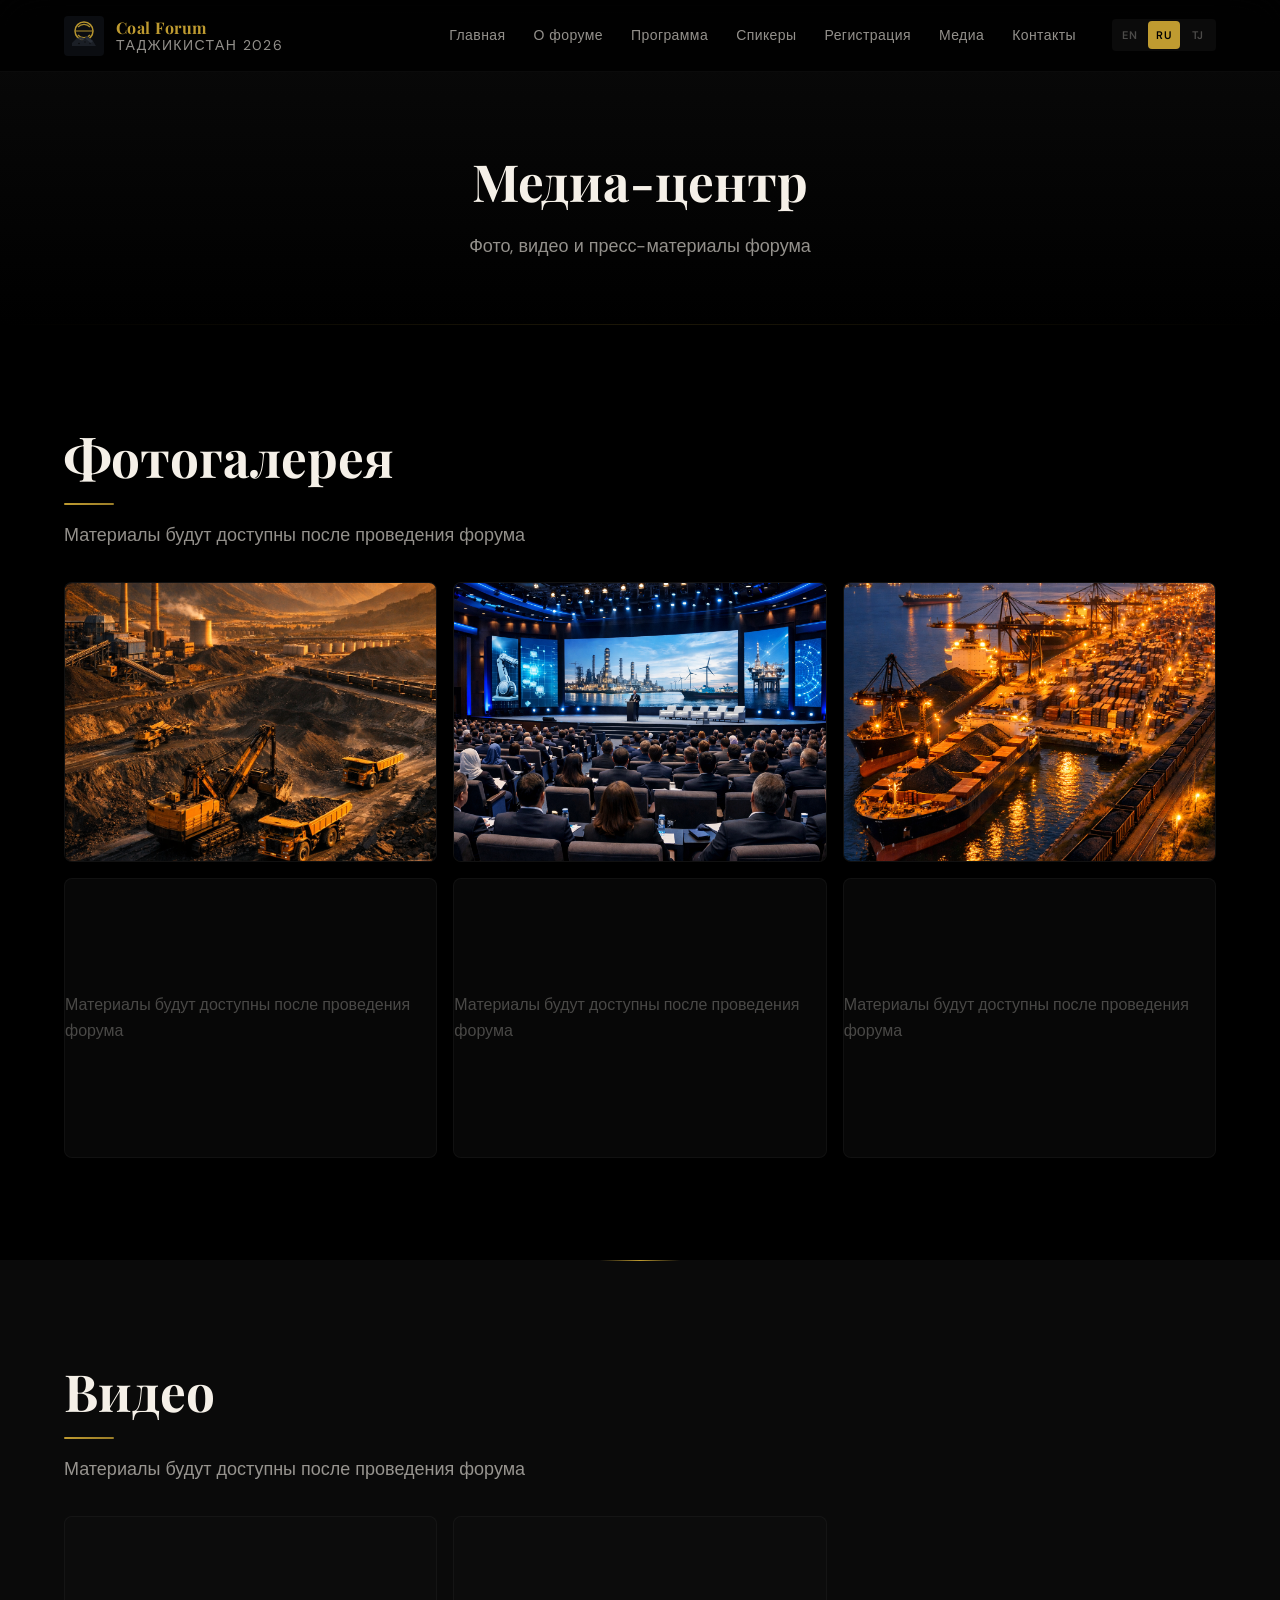
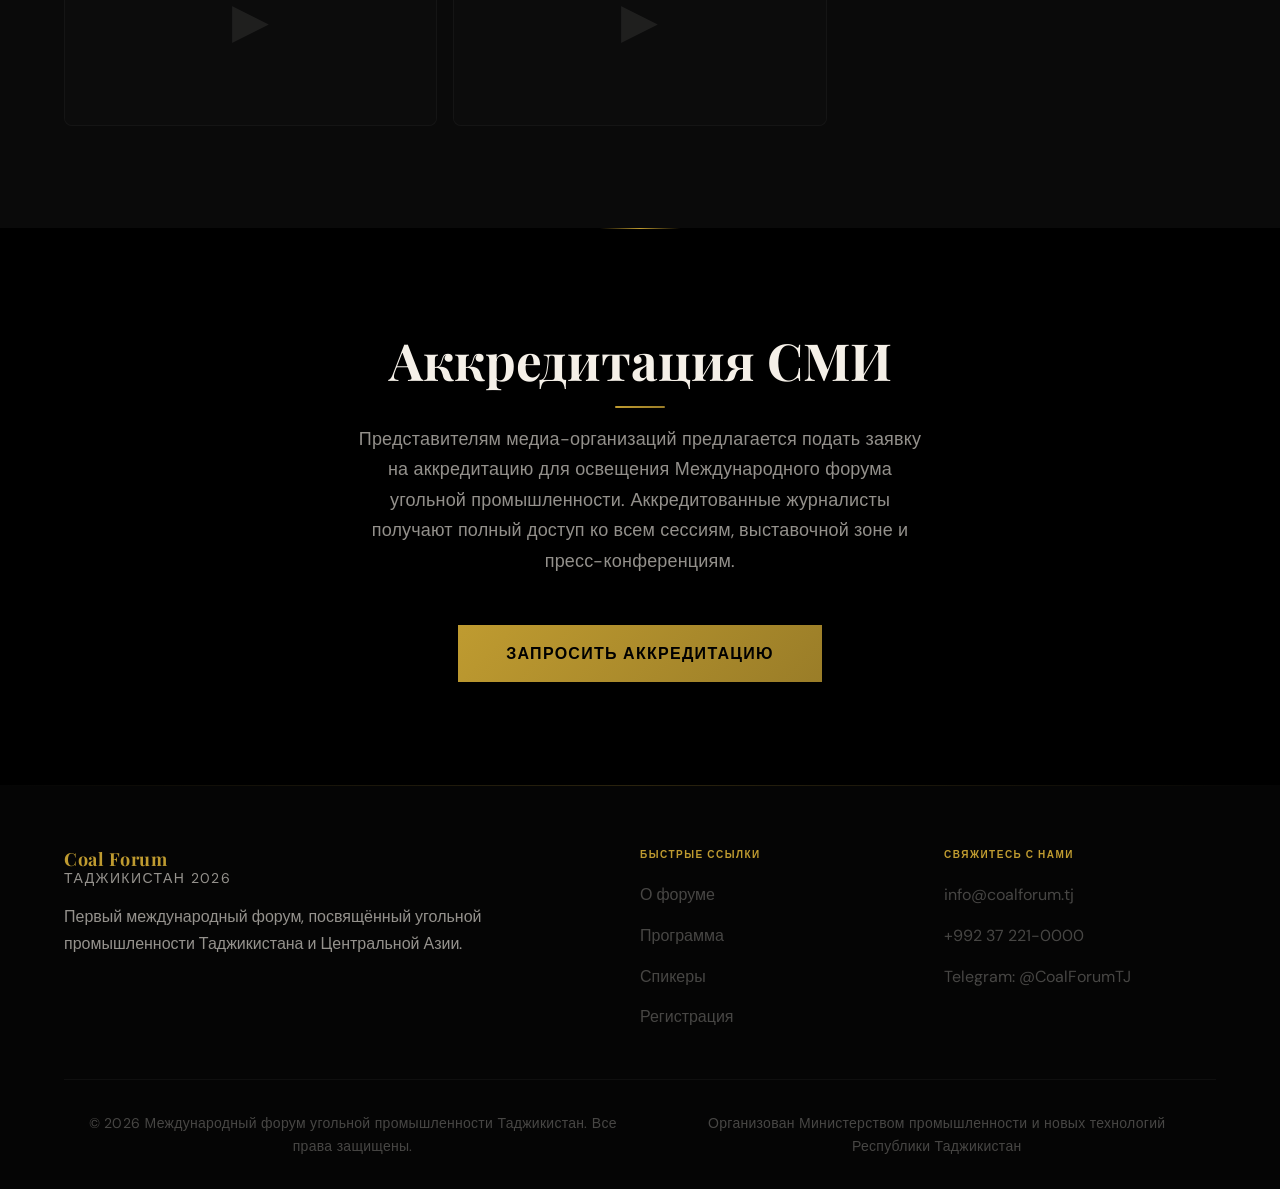
<file: media.html>
<!DOCTYPE html>
<html lang="ru">
<head>
  <meta charset="UTF-8">
  <meta name="viewport" content="width=device-width, initial-scale=1.0">
  <title>Медиа — Международный форум угольной промышленности Таджикистана 2026</title>
  <meta name="description" content="Media center for the International Coal Industry Forum Tajikistan 2026.">
  <link rel="preconnect" href="https://fonts.googleapis.com">
  <link rel="preconnect" href="https://fonts.gstatic.com" crossorigin>
  <link href="https://fonts.googleapis.com/css2?family=DM+Sans:ital,opsz,wght@0,9..40,300;0,9..40,400;0,9..40,500;0,9..40,600;0,9..40,700;1,9..40,400&family=Playfair+Display:wght@400;600;700;800&display=swap" rel="stylesheet">
  <link rel="stylesheet" href="base.css">
  <link rel="stylesheet" href="style.css">
</head>
<body>
  <a href="#main-content" class="skip-link">Skip to content</a>

  <header class="site-header" role="banner">
    <div class="header-inner">
      <a href="index.html" class="logo" aria-label="Coal Forum Home">
        <svg class="logo-icon" viewBox="0 0 40 40" xmlns="http://www.w3.org/2000/svg" aria-hidden="true">
  <!-- Фоновой квадрат -->
  <rect width="40" height="40" rx="4" fill="#0b0d11"/>

  <!-- Стилизованный глобус (международность) -->
  <circle cx="20" cy="15" r="9"
          fill="none"
          stroke="#bf9b30"
          stroke-width="1.5"
          opacity="0.95" />
  <path d="M11.5 15h17
           M14 11
           A8 8 0 0 1 26 11
           M14 19
           A8 8 0 0 0 26 19"
        fill="none"
        stroke="#bf9b30"
        stroke-width="1.2"
        opacity="0.9" />

  <!-- Массив угля / гора внизу (угольная тема) -->
  <path d="M8 27
           L13 22
           L18 24.5
           L23 20
           L29 25
           L32 30
           L8 30
           Z"
        fill="#1b1f26" />
  <!-- Блики/грань угля -->
  <path d="M13 22
           L18 24.5
           L21 22.5
           L17 21
           Z"
        fill="#2b313b"
        opacity="0.9" />
  <path d="M23 20
           L29 25
           L27 27
           L21.5 22.7
           Z"
        fill="#2b313b"
        opacity="0.85" />

  <!-- Маленькие кусочки угля -->
  <circle cx="15" cy="27.5" r="0.8" fill="#000000" opacity="0.7"/>
  <circle cx="21" cy="26" r="0.7" fill="#000000" opacity="0.7"/>
  <circle cx="26" cy="27.5" r="0.7" fill="#000000" opacity="0.6"/>
        </svg>
        <div class="logo-text">Coal Forum <span data-i18n="hero.subtitle">Таджикистан 2026</span></div>
      </a>
      <nav class="main-nav" aria-label="Primary navigation">
        <ul role="list">
          <li><a href="index.html" data-i18n="nav.home">Главная</a></li>
          <li><a href="about.html" data-i18n="nav.about">О форуме</a></li>
          <li><a href="program.html" data-i18n="nav.program">Программа</a></li>
          <li><a href="speakers.html" data-i18n="nav.speakers">Спикеры</a></li>
          <li><a href="register.html" data-i18n="nav.register">Регистрация</a></li>
          <li><a href="media.html" data-i18n="nav.media">Медиа</a></li>
          <li><a href="contacts.html" data-i18n="nav.contacts">Контакты</a></li>
        </ul>
        <div class="lang-switcher">
          <button class="lang-btn" data-lang="en" aria-label="English">EN</button>
          <button class="lang-btn" data-lang="ru" aria-label="Русский">RU</button>
          <button class="lang-btn" data-lang="tj" aria-label="Тоҷикӣ">TJ</button>
        </div>
      </nav>
      <button class="menu-toggle" aria-label="Open menu" aria-expanded="false">
        <span></span><span></span><span></span>
      </button>
    </div>
  </header>

  <div class="mobile-menu" role="dialog" aria-label="Navigation menu">
    <ul role="list">
      <li><a href="index.html" data-i18n="nav.home">Главная</a></li>
      <li><a href="about.html" data-i18n="nav.about">О форуме</a></li>
      <li><a href="program.html" data-i18n="nav.program">Программа</a></li>
      <li><a href="speakers.html" data-i18n="nav.speakers">Спикеры</a></li>
      <li><a href="register.html" data-i18n="nav.register">Регистрация</a></li>
      <li><a href="media.html" data-i18n="nav.media">Медиа</a></li>
      <li><a href="contacts.html" data-i18n="nav.contacts">Контакты</a></li>
    </ul>
    <div class="mobile-lang-switcher">
      <button class="lang-btn" data-lang="en" aria-label="English">EN</button>
      <button class="lang-btn" data-lang="ru" aria-label="Русский">RU</button>
      <button class="lang-btn" data-lang="tj" aria-label="Тоҷикӣ">TJ</button>
    </div>
  </div>

  <main id="main-content">
    <section class="page-hero">
      <div class="container">
        <h1 data-i18n="media.title">Медиа-центр</h1>
        <p data-i18n="media.subtitle">Фото, видео и пресс-материалы форума</p>
      </div>
    </section>

    <!-- Photo Gallery -->
    <section class="section">
      <div class="container">
        <h2 class="section-title fade-in" data-i18n="media.photos">Фотогалерея</h2>
        <p style="color: var(--color-text-muted); margin-bottom: var(--space-8);" data-i18n="media.coming">Материалы будут доступны после проведения форума</p>
        <div class="gallery-grid fade-in">
          <div class="gallery-item">
            <img src="assets/img/hero.png" alt="Mining landscape" loading="lazy">
          </div>
          <div class="gallery-item">
            <img src="assets/img/venue.png" alt="Conference venue" loading="lazy">
          </div>
          <div class="gallery-item">
            <img src="assets/img/topic-trade.png" alt="International coal trade" loading="lazy">
          </div>
          <div class="gallery-item" style="display: flex; align-items: center; justify-content: center; color: var(--color-text-faint); font-size: var(--text-sm);">
            <span data-i18n="media.coming">Материалы будут доступны после проведения форума</span>
          </div>
          <div class="gallery-item" style="display: flex; align-items: center; justify-content: center; color: var(--color-text-faint); font-size: var(--text-sm);">
            <span data-i18n="media.coming">Материалы будут доступны после проведения форума</span>
          </div>
          <div class="gallery-item" style="display: flex; align-items: center; justify-content: center; color: var(--color-text-faint); font-size: var(--text-sm);">
            <span data-i18n="media.coming">Материалы будут доступны после проведения форума</span>
          </div>
        </div>
      </div>
    </section>

    <!-- Videos -->
    <section class="section" style="background: var(--color-surface);">
      <div class="container">
        <h2 class="section-title fade-in" data-i18n="media.videos">Видео</h2>
        <p style="color: var(--color-text-muted); margin-bottom: var(--space-8);" data-i18n="media.coming">Материалы будут доступны после проведения форума</p>
        <div class="gallery-grid fade-in" style="grid-template-columns: repeat(auto-fill, minmax(300px, 1fr));">
          <div class="gallery-item" style="aspect-ratio: 16/9; display: flex; align-items: center; justify-content: center;">
            <span style="font-size: 3rem; opacity: 0.3;">▶</span>
          </div>
          <div class="gallery-item" style="aspect-ratio: 16/9; display: flex; align-items: center; justify-content: center;">
            <span style="font-size: 3rem; opacity: 0.3;">▶</span>
          </div>
        </div>
      </div>
    </section>

    <!-- Media Accreditation -->
    <section class="section">
      <div class="container container--narrow">
        <h2 class="section-title section-title--center fade-in" data-i18n="media.accreditation">Аккредитация СМИ</h2>
        <p class="section-subtitle section-subtitle--center fade-in" data-i18n="media.accreditation.text">Представителям медиа-организаций предлагается подать заявку на аккредитацию для освещения Международного форума угольной промышленности. Аккредитованные журналисты получают полный доступ ко всем сессиям, выставочной зоне и пресс-конференциям.</p>
        <div style="text-align: center;" class="fade-in">
          <a href="register.html" class="hero-cta" data-i18n="media.accreditation.btn">Запросить аккредитацию</a>
        </div>
      </div>
    </section>
  </main>

  <footer class="site-footer" role="contentinfo">
    <div class="container">
      <div class="footer-grid">
        <div class="footer-brand">
          <div class="logo-text">Coal Forum <span data-i18n="hero.subtitle">Таджикистан 2026</span></div>
          <p data-i18n="footer.desc">Первый международный форум, посвящённый угольной промышленности Таджикистана и Центральной Азии.</p>
        </div>
        <div class="footer-links">
          <h4 data-i18n="footer.links">Быстрые ссылки</h4>
          <ul role="list">
            <li><a href="about.html" data-i18n="nav.about">О форуме</a></li>
            <li><a href="program.html" data-i18n="nav.program">Программа</a></li>
            <li><a href="speakers.html" data-i18n="nav.speakers">Спикеры</a></li>
            <li><a href="register.html" data-i18n="nav.register">Регистрация</a></li>
          </ul>
        </div>
        <div class="footer-links">
          <h4 data-i18n="footer.contact">Свяжитесь с нами</h4>
          <ul role="list">
            <li><a href="mailto:info@coalforum.tj">info@coalforum.tj</a></li>
            <li><a href="tel:+99237221-0000">+992 37 221-0000</a></li>
            <li><a href="https://t.me/CoalForumTJ" target="_blank" rel="noopener noreferrer">Telegram: @CoalForumTJ</a></li>
          </ul>
        </div>
      </div>
      <div class="footer-bottom">
        <p data-i18n="footer.rights">© 2026 Международный форум угольной промышленности Таджикистан. Все права защищены.</p>
        <p class="footer-organizer" data-i18n="footer.organizer">Организован Министерством промышленности и новых технологий Республики Таджикистан</p>
      </div>
    </div>
  </footer>

  <script src="i18n.js"></script>
  <script src="app.js"></script>
</body>
</html>
</file>
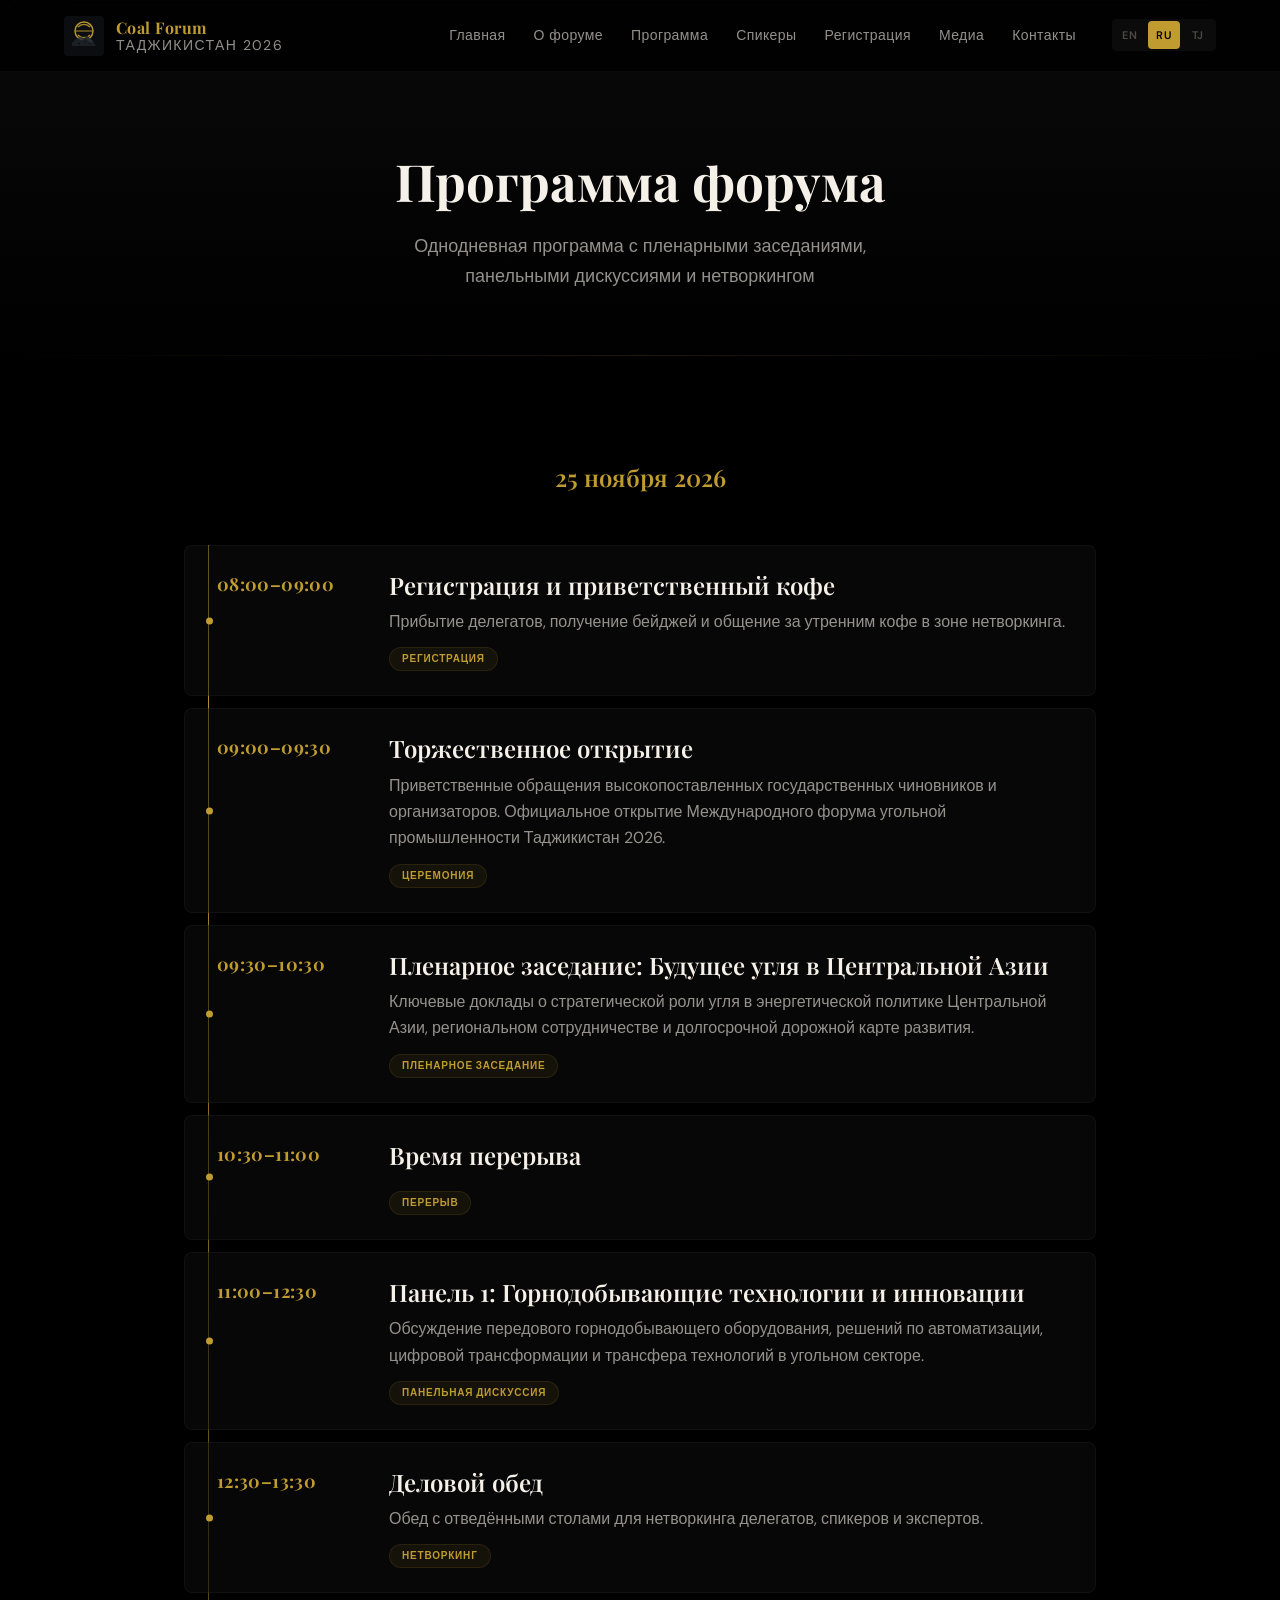
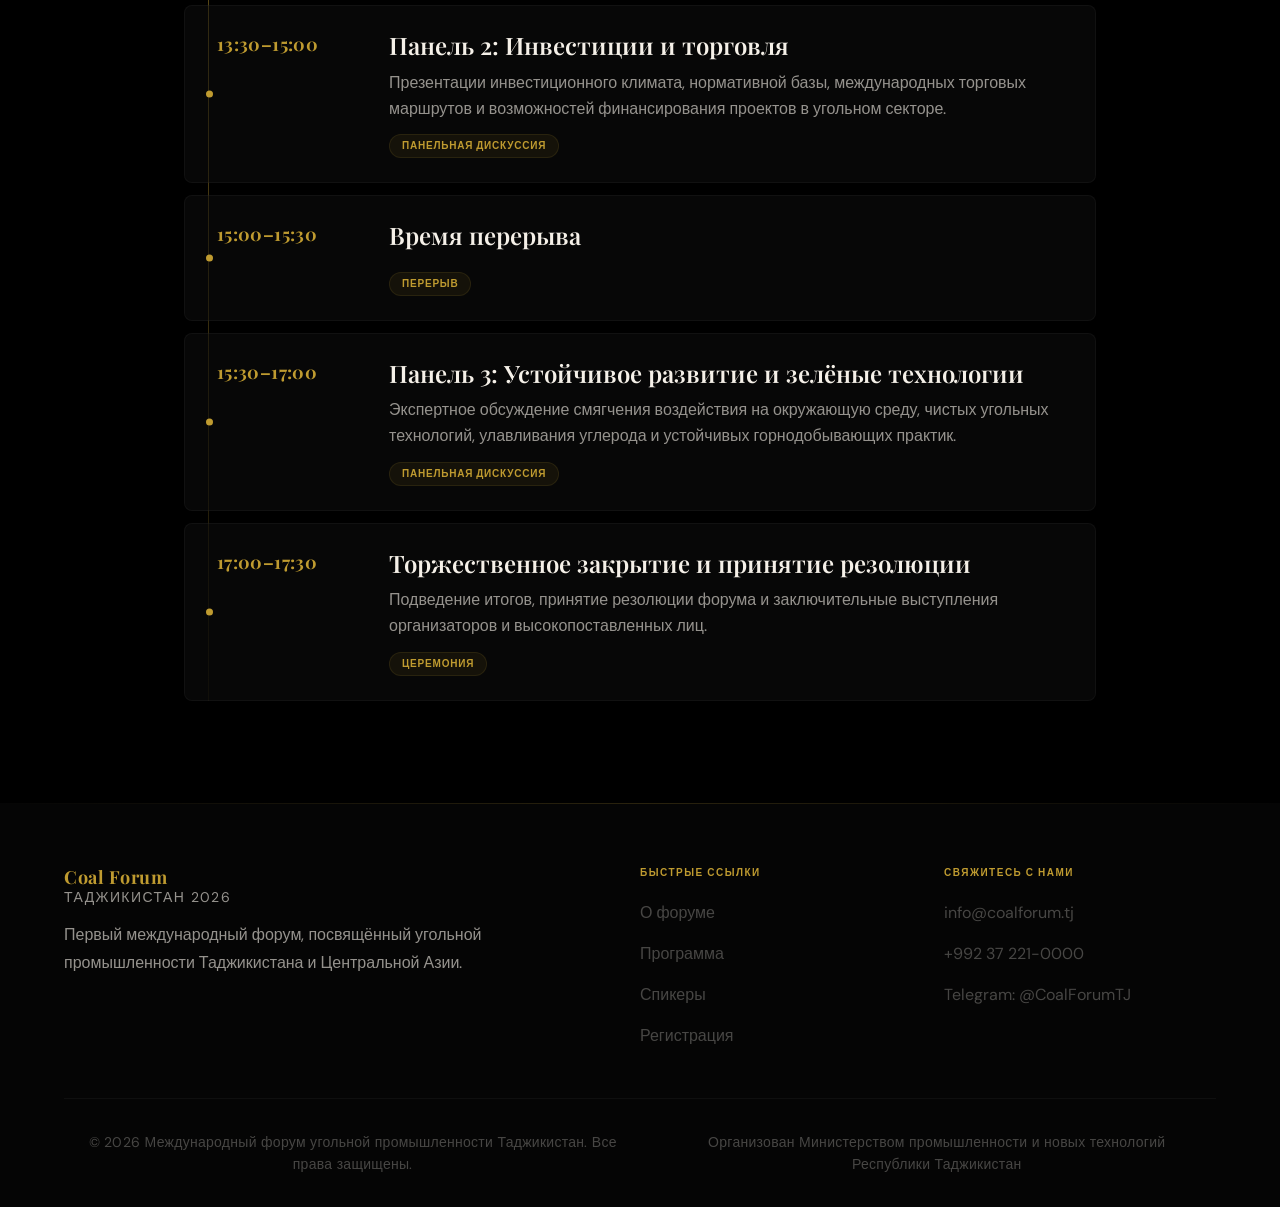
<file: program.html>
<!DOCTYPE html>
<html lang="ru">
<head>
  <meta charset="UTF-8">
  <meta name="viewport" content="width=device-width, initial-scale=1.0">
  <title>Программа — Международный форум угольной промышленности Таджикистана 2026</title>
  <meta name="description" content="Forum program — one-day agenda with plenary sessions, panel discussions, and networking.">
  <link rel="preconnect" href="https://fonts.googleapis.com">
  <link rel="preconnect" href="https://fonts.gstatic.com" crossorigin>
  <link href="https://fonts.googleapis.com/css2?family=DM+Sans:ital,opsz,wght@0,9..40,300;0,9..40,400;0,9..40,500;0,9..40,600;0,9..40,700;1,9..40,400&family=Playfair+Display:wght@400;600;700;800&display=swap" rel="stylesheet">
  <link rel="stylesheet" href="base.css">
  <link rel="stylesheet" href="style.css">
</head>
<body>
  <a href="#main-content" class="skip-link">Skip to content</a>

  <header class="site-header" role="banner">
    <div class="header-inner">
      <a href="index.html" class="logo" aria-label="Coal Forum Home">
        <svg class="logo-icon" viewBox="0 0 40 40" xmlns="http://www.w3.org/2000/svg" aria-hidden="true">
  <!-- Фоновой квадрат -->
  <rect width="40" height="40" rx="4" fill="#0b0d11"/>

  <!-- Стилизованный глобус (международность) -->
  <circle cx="20" cy="15" r="9"
          fill="none"
          stroke="#bf9b30"
          stroke-width="1.5"
          opacity="0.95" />
  <path d="M11.5 15h17
           M14 11
           A8 8 0 0 1 26 11
           M14 19
           A8 8 0 0 0 26 19"
        fill="none"
        stroke="#bf9b30"
        stroke-width="1.2"
        opacity="0.9" />

  <!-- Массив угля / гора внизу (угольная тема) -->
  <path d="M8 27
           L13 22
           L18 24.5
           L23 20
           L29 25
           L32 30
           L8 30
           Z"
        fill="#1b1f26" />
  <!-- Блики/грань угля -->
  <path d="M13 22
           L18 24.5
           L21 22.5
           L17 21
           Z"
        fill="#2b313b"
        opacity="0.9" />
  <path d="M23 20
           L29 25
           L27 27
           L21.5 22.7
           Z"
        fill="#2b313b"
        opacity="0.85" />

  <!-- Маленькие кусочки угля -->
  <circle cx="15" cy="27.5" r="0.8" fill="#000000" opacity="0.7"/>
  <circle cx="21" cy="26" r="0.7" fill="#000000" opacity="0.7"/>
  <circle cx="26" cy="27.5" r="0.7" fill="#000000" opacity="0.6"/>
        </svg>
        <div class="logo-text">Coal Forum <span data-i18n="hero.subtitle">Таджикистан 2026</span></div>
      </a>
      <nav class="main-nav" aria-label="Primary navigation">
        <ul role="list">
          <li><a href="index.html" data-i18n="nav.home">Главная</a></li>
          <li><a href="about.html" data-i18n="nav.about">О форуме</a></li>
          <li><a href="program.html" data-i18n="nav.program">Программа</a></li>
          <li><a href="speakers.html" data-i18n="nav.speakers">Спикеры</a></li>
          <li><a href="register.html" data-i18n="nav.register">Регистрация</a></li>
          <li><a href="media.html" data-i18n="nav.media">Медиа</a></li>
          <li><a href="contacts.html" data-i18n="nav.contacts">Контакты</a></li>
        </ul>
        <div class="lang-switcher">
          <button class="lang-btn" data-lang="en" aria-label="English">EN</button>
          <button class="lang-btn" data-lang="ru" aria-label="Русский">RU</button>
          <button class="lang-btn" data-lang="tj" aria-label="Тоҷикӣ">TJ</button>
        </div>
      </nav>
      <button class="menu-toggle" aria-label="Open menu" aria-expanded="false">
        <span></span><span></span><span></span>
      </button>
    </div>
  </header>

  <div class="mobile-menu" role="dialog" aria-label="Navigation menu">
    <ul role="list">
      <li><a href="index.html" data-i18n="nav.home">Главная</a></li>
      <li><a href="about.html" data-i18n="nav.about">О форуме</a></li>
      <li><a href="program.html" data-i18n="nav.program">Программа</a></li>
      <li><a href="speakers.html" data-i18n="nav.speakers">Спикеры</a></li>
      <li><a href="register.html" data-i18n="nav.register">Регистрация</a></li>
      <li><a href="media.html" data-i18n="nav.media">Медиа</a></li>
      <li><a href="contacts.html" data-i18n="nav.contacts">Контакты</a></li>
    </ul>
    <div class="mobile-lang-switcher">
      <button class="lang-btn" data-lang="en" aria-label="English">EN</button>
      <button class="lang-btn" data-lang="ru" aria-label="Русский">RU</button>
      <button class="lang-btn" data-lang="tj" aria-label="Тоҷикӣ">TJ</button>
    </div>
  </div>

  <main id="main-content">
    <section class="page-hero">
      <div class="container">
        <h1 data-i18n="program.title">Программа форума</h1>
        <p data-i18n="program.subtitle">Однодневная программа с пленарными заседаниями, панельными дискуссиями и нетворкингом</p>
      </div>
    </section>

    <section class="section">
      <div class="container container--narrow">
        <p style="text-align: center; font-size: var(--text-lg); color: var(--color-accent); font-family: var(--font-display); font-weight: 600; margin-bottom: var(--space-12);" data-i18n="program.date">25 ноября 2026</p>

        <div class="schedule-list">
          <!-- Registration -->
          <div class="schedule-item fade-in">
            <div class="schedule-time" data-i18n="prog.reg.time">08:00–09:00</div>
            <div class="schedule-content">
              <h3 data-i18n="prog.reg.title">Регистрация и приветственный кофе</h3>
              <p data-i18n="prog.reg.desc">Прибытие делегатов, получение бейджей и общение за утренним кофе в зоне нетворкинга.</p>
              <span class="schedule-tag" data-i18n="prog.reg.tag">Регистрация</span>
            </div>
          </div>

          <!-- Opening -->
          <div class="schedule-item fade-in">
            <div class="schedule-time" data-i18n="prog.opening.time">09:00–09:30</div>
            <div class="schedule-content">
              <h3 data-i18n="prog.opening.title">Торжественное открытие</h3>
              <p data-i18n="prog.opening.desc">Приветственные обращения высокопоставленных государственных чиновников и организаторов. Официальное открытие Международного форума угольной промышленности Таджикистан 2026.</p>
              <span class="schedule-tag" data-i18n="prog.opening.tag">Церемония</span>
            </div>
          </div>

          <!-- Plenary -->
          <div class="schedule-item fade-in">
            <div class="schedule-time" data-i18n="prog.plenary.time">09:30–10:30</div>
            <div class="schedule-content">
              <h3 data-i18n="prog.plenary.title">Пленарное заседание: Будущее угля в Центральной Азии</h3>
              <p data-i18n="prog.plenary.desc">Ключевые доклады о стратегической роли угля в энергетической политике Центральной Азии, региональном сотрудничестве и долгосрочной дорожной карте развития.</p>
              <span class="schedule-tag" data-i18n="prog.plenary.tag">Пленарное заседание</span>
            </div>
          </div>

          <!-- Coffee 1 -->
          <div class="schedule-item fade-in">
            <div class="schedule-time" data-i18n="prog.coffee1.time">10:30–11:00</div>
            <div class="schedule-content">
              <h3 data-i18n="prog.coffee1.title">Свободное время</h3>
              <span class="schedule-tag" data-i18n="prog.coffee1.tag">Перерыв</span>
            </div>
          </div>

          <!-- Panel 1 -->
          <div class="schedule-item fade-in">
            <div class="schedule-time" data-i18n="prog.panel1.time">11:00–12:30</div>
            <div class="schedule-content">
              <h3 data-i18n="prog.panel1.title">Панель 1: Горнодобывающие технологии и инновации</h3>
              <p data-i18n="prog.panel1.desc">Обсуждение передового горнодобывающего оборудования, решений по автоматизации, цифровой трансформации и трансфера технологий в угольном секторе.</p>
              <span class="schedule-tag" data-i18n="prog.panel1.tag">Панельная дискуссия</span>
            </div>
          </div>

          <!-- Lunch -->
          <div class="schedule-item fade-in">
            <div class="schedule-time" data-i18n="prog.lunch.time">12:30–13:30</div>
            <div class="schedule-content">
              <h3 data-i18n="prog.lunch.title">Деловой обед</h3>
              <p data-i18n="prog.lunch.desc">Обед с отведёнными столами для нетворкинга делегатов, спикеров и экспертов.</p>
              <span class="schedule-tag" data-i18n="prog.lunch.tag">Нетворкинг</span>
            </div>
          </div>

          <!-- Panel 2 -->
          <div class="schedule-item fade-in">
            <div class="schedule-time" data-i18n="prog.panel2.time">13:30–15:00</div>
            <div class="schedule-content">
              <h3 data-i18n="prog.panel2.title">Панель 2: Инвестиции и торговля</h3>
              <p data-i18n="prog.panel2.desc">Презентации инвестиционного климата, нормативной базы, международных торговых маршрутов и возможностей финансирования проектов в угольном секторе.</p>
              <span class="schedule-tag" data-i18n="prog.panel2.tag">Панельная дискуссия</span>
            </div>
          </div>

          <!-- Coffee 2 -->
          <div class="schedule-item fade-in">
            <div class="schedule-time" data-i18n="prog.coffee2.time">15:00–15:30</div>
            <div class="schedule-content">
              <h3 data-i18n="prog.coffee2.title">Свободное время</h3>
              <span class="schedule-tag" data-i18n="prog.coffee2.tag">Перерыв</span>
            </div>
          </div>

          <!-- Panel 3 -->
          <div class="schedule-item fade-in">
            <div class="schedule-time" data-i18n="prog.panel3.time">15:30–17:00</div>
            <div class="schedule-content">
              <h3 data-i18n="prog.panel3.title">Панель 3: Устойчивое развитие и зелёные технологии</h3>
              <p data-i18n="prog.panel3.desc">Экспертное обсуждение смягчения воздействия на окружающую среду, чистых угольных технологий, улавливания углерода и устойчивых горнодобывающих практик.</p>
              <span class="schedule-tag" data-i18n="prog.panel3.tag">Панельная дискуссия</span>
            </div>
          </div>

          <!-- Closing -->
          <div class="schedule-item fade-in">
            <div class="schedule-time" data-i18n="prog.closing.time">17:00–17:30</div>
            <div class="schedule-content">
              <h3 data-i18n="prog.closing.title">Торжественное закрытие и принятие резолюции</h3>
              <p data-i18n="prog.closing.desc">Подведение итогов, принятие резолюции форума и заключительные выступления организаторов и высокопоставленных лиц.</p>
              <span class="schedule-tag" data-i18n="prog.closing.tag">Церемония</span>
            </div>
          </div>

        </div>
      </div>
    </section>
  </main>

  <footer class="site-footer" role="contentinfo">
    <div class="container">
      <div class="footer-grid">
        <div class="footer-brand">
          <div class="logo-text">Coal Forum <span data-i18n="hero.subtitle">Таджикистан 2026</span></div>
          <p data-i18n="footer.desc">Первый международный форум, посвящённый угольной промышленности Таджикистана и Центральной Азии.</p>
        </div>
        <div class="footer-links">
          <h4 data-i18n="footer.links">Быстрые ссылки</h4>
          <ul role="list">
            <li><a href="about.html" data-i18n="nav.about">О форуме</a></li>
            <li><a href="program.html" data-i18n="nav.program">Программа</a></li>
            <li><a href="speakers.html" data-i18n="nav.speakers">Спикеры</a></li>
            <li><a href="register.html" data-i18n="nav.register">Регистрация</a></li>
          </ul>
        </div>
        <div class="footer-links">
          <h4 data-i18n="footer.contact">Свяжитесь с нами</h4>
          <ul role="list">
            <li><a href="mailto:info@coalforum.tj">info@coalforum.tj</a></li>
            <li><a href="tel:+99237221-0000">+992 37 221-0000</a></li>
            <li><a href="https://t.me/CoalForumTJ" target="_blank" rel="noopener noreferrer">Telegram: @CoalForumTJ</a></li>
          </ul>
        </div>
      </div>
      <div class="footer-bottom">
        <p data-i18n="footer.rights">© 2026 Международный форум угольной промышленности Таджикистан. Все права защищены.</p>
        <p class="footer-organizer" data-i18n="footer.organizer">Организован Министерством промышленности и новых технологий Республики Таджикистан</p>
      </div>
    </div>
  </footer>

  <script src="i18n.js"></script>
  <script src="app.js"></script>
</body>
</html>
</file>
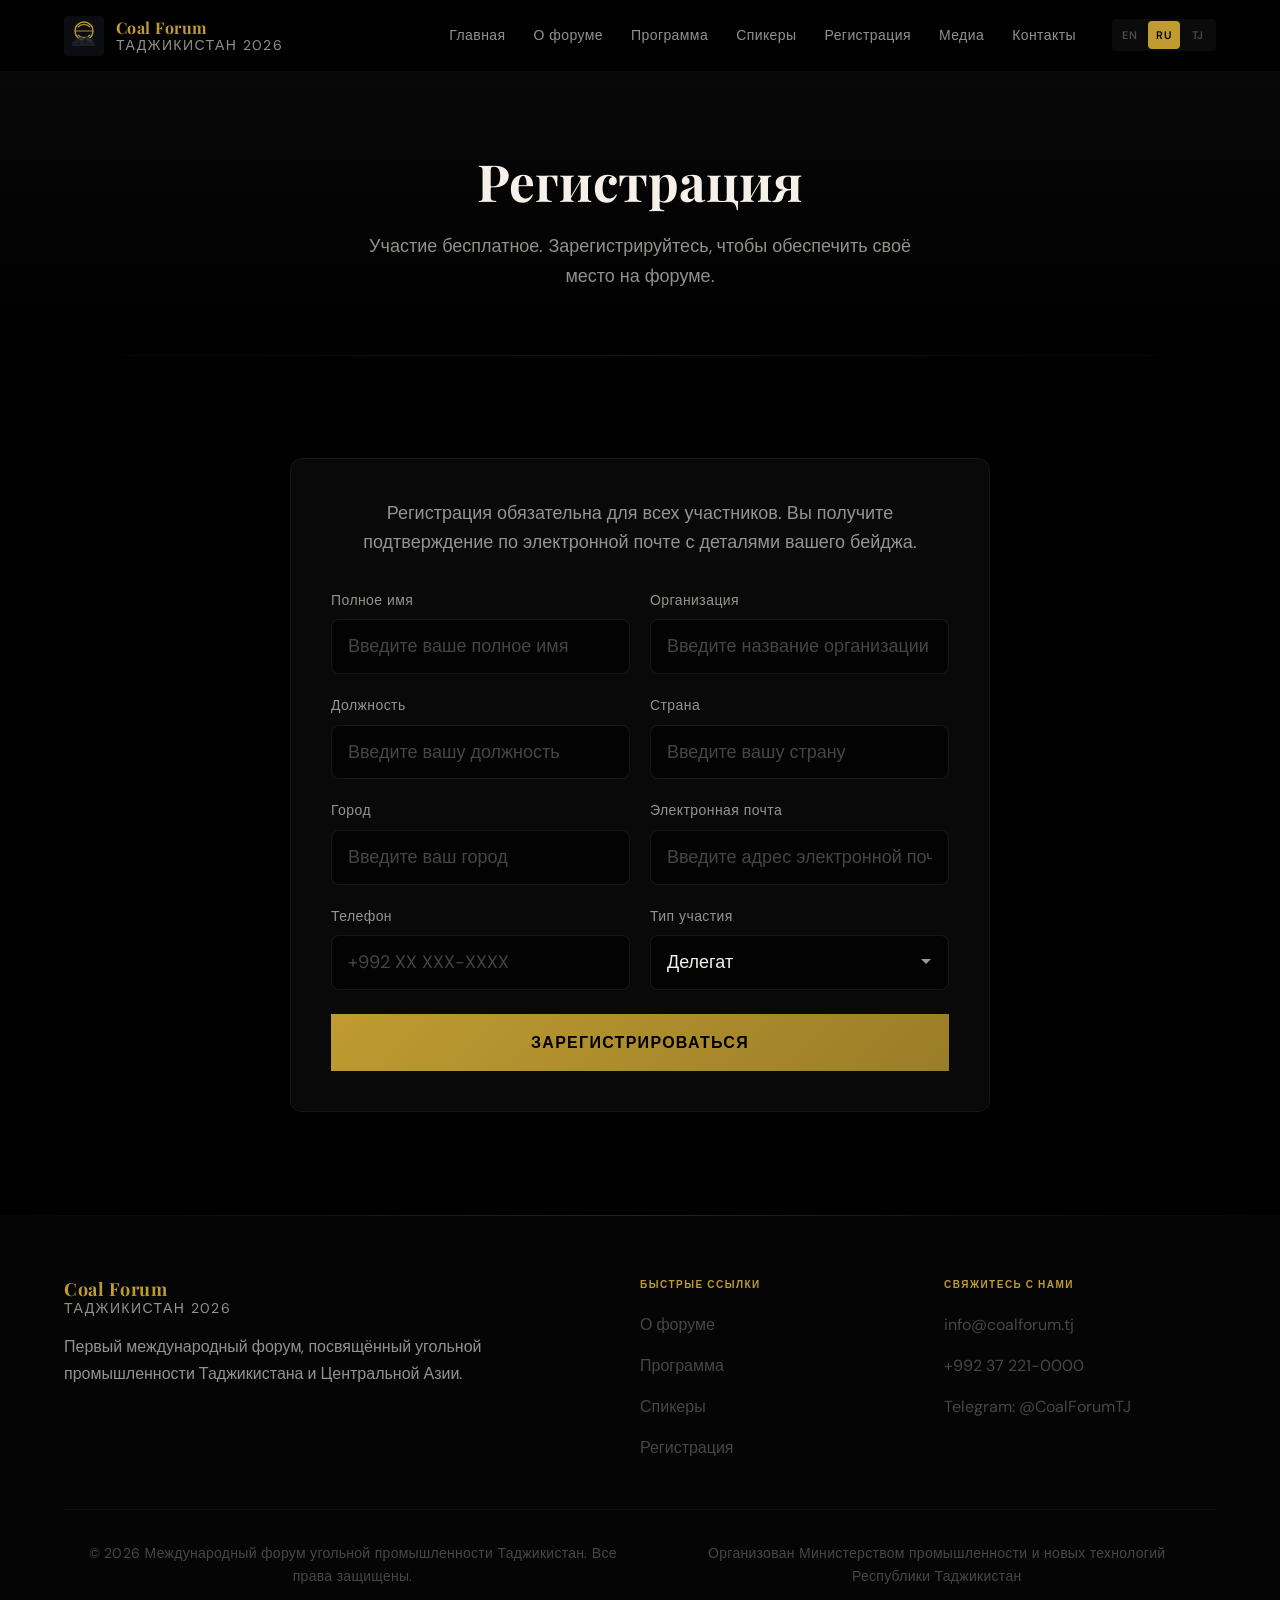
<file: register.html>
<!DOCTYPE html>
<html lang="ru">
<head>
  <meta charset="UTF-8">
  <meta name="viewport" content="width=device-width, initial-scale=1.0">
  <title>Регистрация — Международный форум угольной промышленности Таджикистана 2026</title>
  <meta name="description" content="Register for the International Coal Industry Forum Tajikistan 2026. Free attendance.">
  <link rel="preconnect" href="https://fonts.googleapis.com">
  <link rel="preconnect" href="https://fonts.gstatic.com" crossorigin>
  <link href="https://fonts.googleapis.com/css2?family=DM+Sans:ital,opsz,wght@0,9..40,300;0,9..40,400;0,9..40,500;0,9..40,600;0,9..40,700;1,9..40,400&family=Playfair+Display:wght@400;600;700;800&display=swap" rel="stylesheet">
  <link rel="stylesheet" href="base.css">
  <link rel="stylesheet" href="style.css">
</head>
<body>
  <a href="#main-content" class="skip-link">Skip to content</a>

  <header class="site-header" role="banner">
    <div class="header-inner">
      <a href="index.html" class="logo" aria-label="Coal Forum Home">
        <svg class="logo-icon" viewBox="0 0 40 40" xmlns="http://www.w3.org/2000/svg" aria-hidden="true">
  <!-- Фоновой квадрат -->
  <rect width="40" height="40" rx="4" fill="#0b0d11"/>

  <!-- Стилизованный глобус (международность) -->
  <circle cx="20" cy="15" r="9"
          fill="none"
          stroke="#bf9b30"
          stroke-width="1.5"
          opacity="0.95" />
  <path d="M11.5 15h17
           M14 11
           A8 8 0 0 1 26 11
           M14 19
           A8 8 0 0 0 26 19"
        fill="none"
        stroke="#bf9b30"
        stroke-width="1.2"
        opacity="0.9" />

  <!-- Массив угля / гора внизу (угольная тема) -->
  <path d="M8 27
           L13 22
           L18 24.5
           L23 20
           L29 25
           L32 30
           L8 30
           Z"
        fill="#1b1f26" />
  <!-- Блики/грань угля -->
  <path d="M13 22
           L18 24.5
           L21 22.5
           L17 21
           Z"
        fill="#2b313b"
        opacity="0.9" />
  <path d="M23 20
           L29 25
           L27 27
           L21.5 22.7
           Z"
        fill="#2b313b"
        opacity="0.85" />

  <!-- Маленькие кусочки угля -->
  <circle cx="15" cy="27.5" r="0.8" fill="#000000" opacity="0.7"/>
  <circle cx="21" cy="26" r="0.7" fill="#000000" opacity="0.7"/>
  <circle cx="26" cy="27.5" r="0.7" fill="#000000" opacity="0.6"/>
        </svg>
        <div class="logo-text">Coal Forum <span data-i18n="hero.subtitle">Таджикистан 2026</span></div>
      </a>
      <nav class="main-nav" aria-label="Primary navigation">
        <ul role="list">
          <li><a href="index.html" data-i18n="nav.home">Главная</a></li>
          <li><a href="about.html" data-i18n="nav.about">О форуме</a></li>
          <li><a href="program.html" data-i18n="nav.program">Программа</a></li>
          <li><a href="speakers.html" data-i18n="nav.speakers">Спикеры</a></li>
          <li><a href="register.html" data-i18n="nav.register">Регистрация</a></li>
          <li><a href="media.html" data-i18n="nav.media">Медиа</a></li>
          <li><a href="contacts.html" data-i18n="nav.contacts">Контакты</a></li>
        </ul>
        <div class="lang-switcher">
          <button class="lang-btn" data-lang="en" aria-label="English">EN</button>
          <button class="lang-btn" data-lang="ru" aria-label="Русский">RU</button>
          <button class="lang-btn" data-lang="tj" aria-label="Тоҷикӣ">TJ</button>
        </div>
      </nav>
      <button class="menu-toggle" aria-label="Open menu" aria-expanded="false">
        <span></span><span></span><span></span>
      </button>
    </div>
  </header>

  <div class="mobile-menu" role="dialog" aria-label="Navigation menu">
    <ul role="list">
      <li><a href="index.html" data-i18n="nav.home">Главная</a></li>
      <li><a href="about.html" data-i18n="nav.about">О форуме</a></li>
      <li><a href="program.html" data-i18n="nav.program">Программа</a></li>
      <li><a href="speakers.html" data-i18n="nav.speakers">Спикеры</a></li>
      <li><a href="register.html" data-i18n="nav.register">Регистрация</a></li>
      <li><a href="media.html" data-i18n="nav.media">Медиа</a></li>
      <li><a href="contacts.html" data-i18n="nav.contacts">Контакты</a></li>
    </ul>
    <div class="mobile-lang-switcher">
      <button class="lang-btn" data-lang="en" aria-label="English">EN</button>
      <button class="lang-btn" data-lang="ru" aria-label="Русский">RU</button>
      <button class="lang-btn" data-lang="tj" aria-label="Тоҷикӣ">TJ</button>
    </div>
  </div>

  <main id="main-content">
    <section class="page-hero">
      <div class="container">
        <h1 data-i18n="register.title">Регистрация</h1>
        <p data-i18n="register.subtitle">Участие бесплатное. Зарегистрируйтесь, чтобы обеспечить своё место на форуме.</p>
      </div>
    </section>

    <section class="section">
      <div class="container">
        <div class="form-container fade-in">
          <p style="color: var(--color-text-muted); text-align: center; margin-bottom: var(--space-8);" data-i18n="register.note">Регистрация обязательна для всех участников. Вы получите подтверждение по электронной почте с деталями вашего бейджа.</p>

          <form id="registration-form" novalidate>
            <div class="form-grid">
              <!-- Full Name -->
              <div class="form-group">
                <label for="full_name" data-i18n="form.name">Полное имя <span class="required">*</span></label>
                <input type="text" id="full_name" name="full_name" class="form-input" required data-i18n-placeholder="form.name.placeholder" placeholder="Введите ваше полное имя">
                <span class="form-error" data-i18n="form.required">Это поле обязательно</span>
              </div>
              <!-- Organization -->
              <div class="form-group">
                <label for="organization" data-i18n="form.org">Организация <span class="required">*</span></label>
                <input type="text" id="organization" name="organization" class="form-input" required data-i18n-placeholder="form.org.placeholder" placeholder="Введите название организации">
                <span class="form-error" data-i18n="form.required">Это поле обязательно</span>
              </div>
              <!-- Position -->
              <div class="form-group">
                <label for="position" data-i18n="form.position">Должность <span class="required">*</span></label>
                <input type="text" id="position" name="position" class="form-input" required data-i18n-placeholder="form.position.placeholder" placeholder="Введите вашу должность">
                <span class="form-error" data-i18n="form.required">Это поле обязательно</span>
              </div>
              <!-- Country -->
              <div class="form-group">
                <label for="country" data-i18n="form.country">Страна <span class="required">*</span></label>
                <input type="text" id="country" name="country" class="form-input" required data-i18n-placeholder="form.country.placeholder" placeholder="Введите вашу страну">
                <span class="form-error" data-i18n="form.required">Это поле обязательно</span>
              </div>
              <!-- City -->
              <div class="form-group">
                <label for="city" data-i18n="form.city">Город</label>
                <input type="text" id="city" name="city" class="form-input" data-i18n-placeholder="form.city.placeholder" placeholder="Введите ваш город">
              </div>
              <!-- Email -->
              <div class="form-group">
                <label for="email" data-i18n="form.email">Электронная почта <span class="required">*</span></label>
                <input type="email" id="email" name="email" class="form-input" required data-i18n-placeholder="form.email.placeholder" placeholder="Введите адрес электронной почты">
                <span class="form-error" data-i18n="form.email.invalid">Пожалуйста, введите корректный адрес электронной почты</span>
              </div>
              <!-- Phone -->
              <div class="form-group">
                <label for="phone" data-i18n="form.phone">Телефон</label>
                <input type="tel" id="phone" name="phone" class="form-input" data-i18n-placeholder="form.phone.placeholder" placeholder="+992 XX XXX-XXXX">
              </div>
              <!-- Participation Type -->
              <div class="form-group">
                <label for="participation_type" data-i18n="form.type">Тип участия <span class="required">*</span></label>
                <select id="participation_type" name="participation_type" class="form-select" required>
                  <option value="delegate" data-i18n="form.type.delegate">Делегат</option>
                  <option value="speaker" data-i18n="form.type.speaker">Спикер</option>
                  <option value="media" data-i18n="form.type.media">Пресса</option>
                </select>
              </div>
            </div>
            <div class="form-submit">
              <button type="submit" class="btn-primary" data-i18n="form.submit">Зарегистрироваться</button>
            </div>
          </form>

          <div class="form-success">
            <div class="form-success-icon">✓</div>
            <h3 data-i18n="form.success.title">Регистрация успешна!</h3>
            <p data-i18n="form.success.text">Благодарим вас за регистрацию на Международный форум угольной промышленности Таджикистан 2026. Вы получите подтверждение по электронной почте в ближайшее время.</p>
          </div>
        </div>
      </div>
    </section>
  </main>

  <footer class="site-footer" role="contentinfo">
    <div class="container">
      <div class="footer-grid">
        <div class="footer-brand">
          <div class="logo-text">Coal Forum <span data-i18n="hero.subtitle">Таджикистан 2026</span></div>
          <p data-i18n="footer.desc">Первый международный форум, посвящённый угольной промышленности Таджикистана и Центральной Азии.</p>
        </div>
        <div class="footer-links">
          <h4 data-i18n="footer.links">Быстрые ссылки</h4>
          <ul role="list">
            <li><a href="about.html" data-i18n="nav.about">О форуме</a></li>
            <li><a href="program.html" data-i18n="nav.program">Программа</a></li>
            <li><a href="speakers.html" data-i18n="nav.speakers">Спикеры</a></li>
            <li><a href="register.html" data-i18n="nav.register">Регистрация</a></li>
          </ul>
        </div>
        <div class="footer-links">
          <h4 data-i18n="footer.contact">Свяжитесь с нами</h4>
          <ul role="list">
            <li><a href="mailto:info@coalforum.tj">info@coalforum.tj</a></li>
            <li><a href="tel:+99237221-0000">+992 37 221-0000</a></li>
            <li><a href="https://t.me/CoalForumTJ" target="_blank" rel="noopener noreferrer">Telegram: @CoalForumTJ</a></li>
          </ul>
        </div>
      </div>
      <div class="footer-bottom">
        <p data-i18n="footer.rights">© 2026 Международный форум угольной промышленности Таджикистан. Все права защищены.</p>
        <p class="footer-organizer" data-i18n="footer.organizer">Организован Министерством промышленности и новых технологий Республики Таджикистан</p>
      </div>
    </div>
  </footer>

  <script src="i18n.js"></script>
  <script src="app.js"></script>
</body>
</html>
</file>
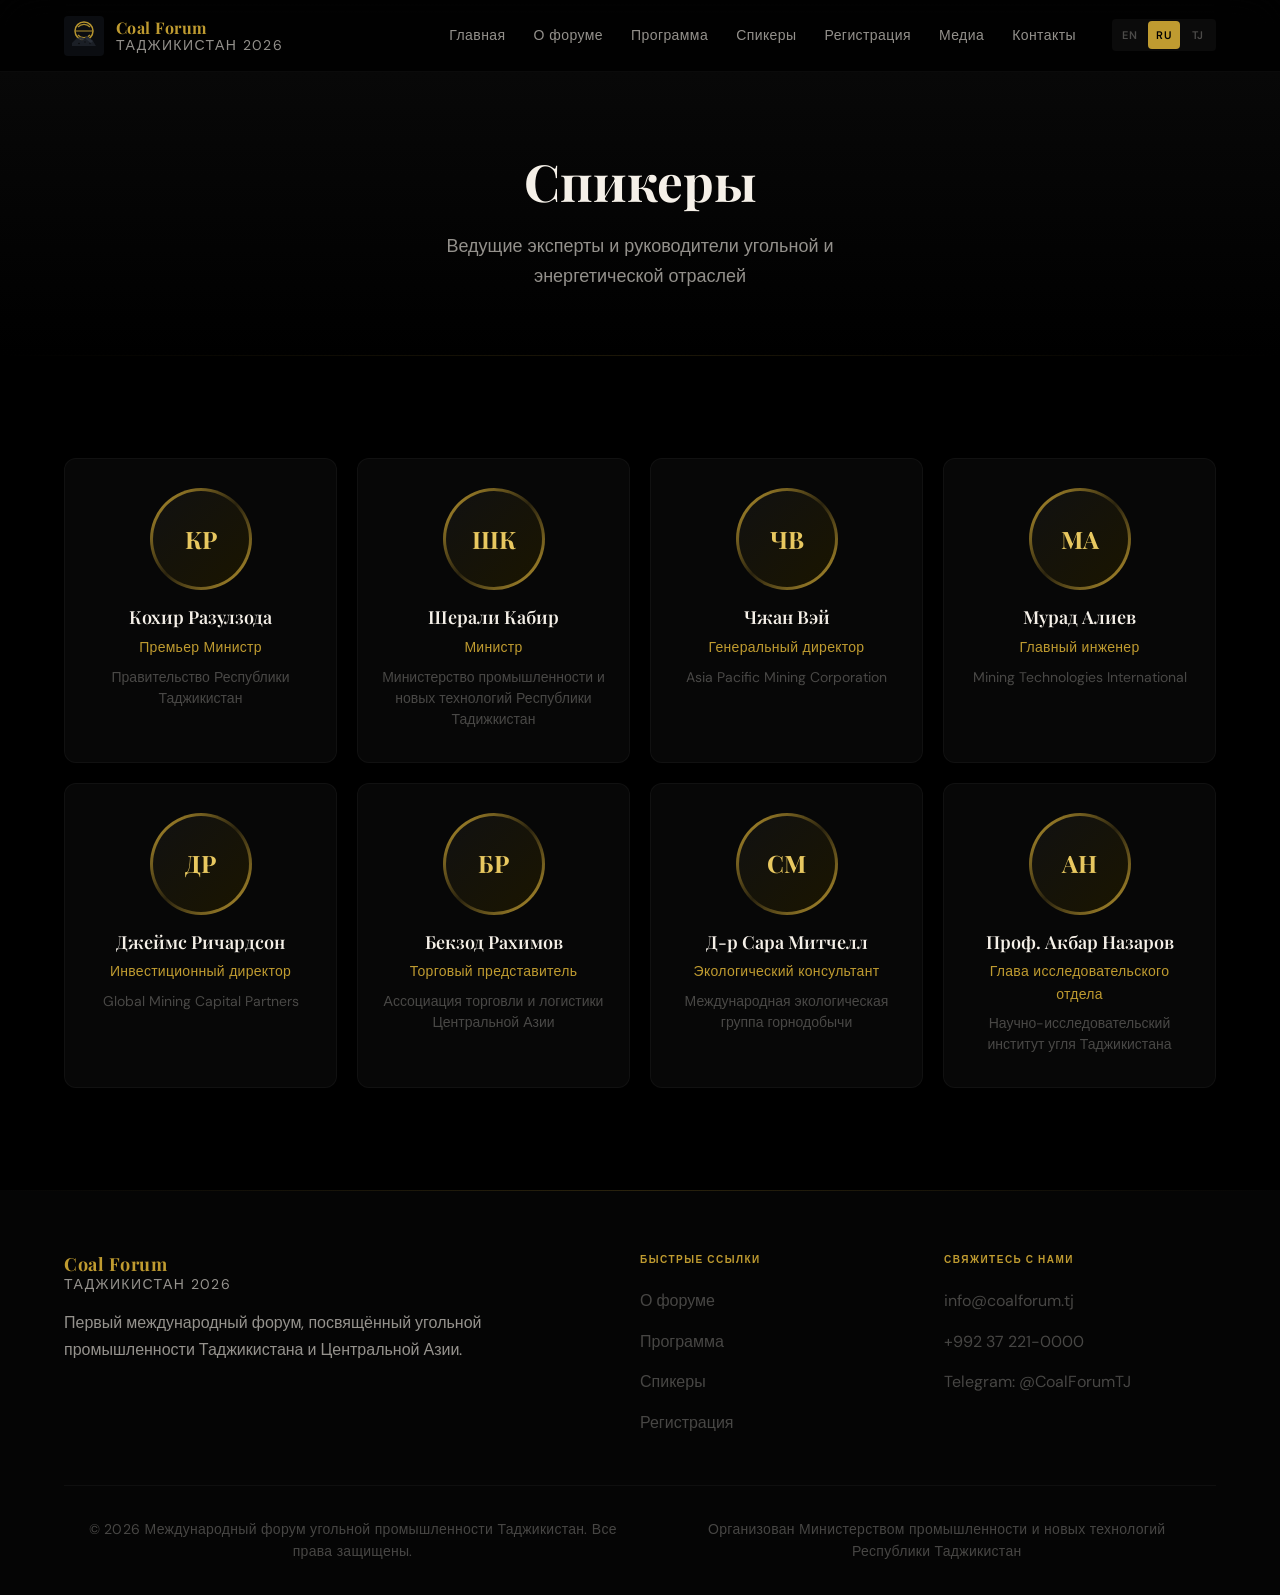
<file: speakers.html>
<!DOCTYPE html>
<html lang="ru">
<head>
  <meta charset="UTF-8">
  <meta name="viewport" content="width=device-width, initial-scale=1.0">
  <title>Спикеры — Международный форум угольной промышленности Таджикистана 2026</title>
  <meta name="description" content="Speakers at the International Coal Industry Forum Tajikistan 2026.">
  <link rel="preconnect" href="https://fonts.googleapis.com">
  <link rel="preconnect" href="https://fonts.gstatic.com" crossorigin>
  <link href="https://fonts.googleapis.com/css2?family=DM+Sans:ital,opsz,wght@0,9..40,300;0,9..40,400;0,9..40,500;0,9..40,600;0,9..40,700;1,9..40,400&family=Playfair+Display:wght@400;600;700;800&display=swap" rel="stylesheet">
  <link rel="stylesheet" href="base.css">
  <link rel="stylesheet" href="style.css">
</head>
<body>
  <a href="#main-content" class="skip-link">Skip to content</a>

  <header class="site-header" role="banner">
    <div class="header-inner">
      <a href="index.html" class="logo" aria-label="Coal Forum Home">
        <svg class="logo-icon" viewBox="0 0 40 40" xmlns="http://www.w3.org/2000/svg" aria-hidden="true">
  <!-- Фоновой квадрат -->
  <rect width="40" height="40" rx="4" fill="#0b0d11"/>

  <!-- Стилизованный глобус (международность) -->
  <circle cx="20" cy="15" r="9"
          fill="none"
          stroke="#bf9b30"
          stroke-width="1.5"
          opacity="0.95" />
  <path d="M11.5 15h17
           M14 11
           A8 8 0 0 1 26 11
           M14 19
           A8 8 0 0 0 26 19"
        fill="none"
        stroke="#bf9b30"
        stroke-width="1.2"
        opacity="0.9" />

  <!-- Массив угля / гора внизу (угольная тема) -->
  <path d="M8 27
           L13 22
           L18 24.5
           L23 20
           L29 25
           L32 30
           L8 30
           Z"
        fill="#1b1f26" />
  <!-- Блики/грань угля -->
  <path d="M13 22
           L18 24.5
           L21 22.5
           L17 21
           Z"
        fill="#2b313b"
        opacity="0.9" />
  <path d="M23 20
           L29 25
           L27 27
           L21.5 22.7
           Z"
        fill="#2b313b"
        opacity="0.85" />

  <!-- Маленькие кусочки угля -->
  <circle cx="15" cy="27.5" r="0.8" fill="#000000" opacity="0.7"/>
  <circle cx="21" cy="26" r="0.7" fill="#000000" opacity="0.7"/>
  <circle cx="26" cy="27.5" r="0.7" fill="#000000" opacity="0.6"/>
        </svg>
        <div class="logo-text">Coal Forum <span data-i18n="hero.subtitle">Таджикистан 2026</span></div>
      </a>
      <nav class="main-nav" aria-label="Primary navigation">
        <ul role="list">
          <li><a href="index.html" data-i18n="nav.home">Главная</a></li>
          <li><a href="about.html" data-i18n="nav.about">О форуме</a></li>
          <li><a href="program.html" data-i18n="nav.program">Программа</a></li>
          <li><a href="speakers.html" data-i18n="nav.speakers">Спикеры</a></li>
          <li><a href="register.html" data-i18n="nav.register">Регистрация</a></li>
          <li><a href="media.html" data-i18n="nav.media">Медиа</a></li>
          <li><a href="contacts.html" data-i18n="nav.contacts">Контакты</a></li>
        </ul>
        <div class="lang-switcher">
          <button class="lang-btn" data-lang="en" aria-label="English">EN</button>
          <button class="lang-btn" data-lang="ru" aria-label="Русский">RU</button>
          <button class="lang-btn" data-lang="tj" aria-label="Тоҷикӣ">TJ</button>
        </div>
      </nav>
      <button class="menu-toggle" aria-label="Open menu" aria-expanded="false">
        <span></span><span></span><span></span>
      </button>
    </div>
  </header>

  <div class="mobile-menu" role="dialog" aria-label="Navigation menu">
    <ul role="list">
      <li><a href="index.html" data-i18n="nav.home">Главная</a></li>
      <li><a href="about.html" data-i18n="nav.about">О форуме</a></li>
      <li><a href="program.html" data-i18n="nav.program">Программа</a></li>
      <li><a href="speakers.html" data-i18n="nav.speakers">Спикеры</a></li>
      <li><a href="register.html" data-i18n="nav.register">Регистрация</a></li>
      <li><a href="media.html" data-i18n="nav.media">Медиа</a></li>
      <li><a href="contacts.html" data-i18n="nav.contacts">Контакты</a></li>
    </ul>
    <div class="mobile-lang-switcher">
      <button class="lang-btn" data-lang="en" aria-label="English">EN</button>
      <button class="lang-btn" data-lang="ru" aria-label="Русский">RU</button>
      <button class="lang-btn" data-lang="tj" aria-label="Тоҷикӣ">TJ</button>
    </div>
  </div>

  <main id="main-content">
    <section class="page-hero">
      <div class="container">
        <h1 data-i18n="speakers.title">Спикеры</h1>
        <p data-i18n="speakers.subtitle">Ведущие эксперты и руководители угольной и энергетической отраслей</p>
      </div>
    </section>

    <section class="section">
      <div class="container">
        <div class="speakers-grid">
          <!-- Speaker 1 -->
          <div class="speaker-card fade-in">
            <div class="speaker-avatar" aria-hidden="true">КР</div>
            <h3 data-i18n="speaker1.name">Кохир Расулзода</h3>
            <p class="speaker-position" data-i18n="speaker1.position">Премьер министр</p>
            <p class="speaker-org" data-i18n="speaker1.org">Правительство Республики Таджикистан</p>
          </div>
          <!-- Speaker 2 -->
          <div class="speaker-card fade-in">
            <div class="speaker-avatar" aria-hidden="true">ШК</div>
            <h3 data-i18n="speaker2.name">Шерали Кабир</h3>
            <p class="speaker-position" data-i18n="speaker2.position">Министр</p>
            <p class="speaker-org" data-i18n="speaker2.org">Министр Промышленности и Новых Технологий Республики Таджикистан</p>
          </div>
          <!-- Speaker 3 -->
          <div class="speaker-card fade-in">
            <div class="speaker-avatar" aria-hidden="true">ЧВ</div>
            <h3 data-i18n="speaker3.name">Чжан Вэй</h3>
            <p class="speaker-position" data-i18n="speaker3.position">Генеральный директор</p>
            <p class="speaker-org" data-i18n="speaker3.org">Asia Pacific Mining Corporation</p>
          </div>
          <!-- Speaker 4 -->
          <div class="speaker-card fade-in">
            <div class="speaker-avatar" aria-hidden="true">МА</div>
            <h3 data-i18n="speaker4.name">Мурад Алиев</h3>
            <p class="speaker-position" data-i18n="speaker4.position">Главный инженер</p>
            <p class="speaker-org" data-i18n="speaker4.org">Mining Technologies International</p>
          </div>
          <!-- Speaker 5 -->
          <div class="speaker-card fade-in">
            <div class="speaker-avatar" aria-hidden="true">ДР</div>
            <h3 data-i18n="speaker5.name">Джеймс Ричардсон</h3>
            <p class="speaker-position" data-i18n="speaker5.position">Инвестиционный директор</p>
            <p class="speaker-org" data-i18n="speaker5.org">Global Mining Capital Partners</p>
          </div>
          <!-- Speaker 6 -->
          <div class="speaker-card fade-in">
            <div class="speaker-avatar" aria-hidden="true">БР</div>
            <h3 data-i18n="speaker6.name">Бекзод Рахимов</h3>
            <p class="speaker-position" data-i18n="speaker6.position">Торговый представитель</p>
            <p class="speaker-org" data-i18n="speaker6.org">Ассоциация торговли и логистики Центральной Азии</p>
          </div>
          <!-- Speaker 7 -->
          <div class="speaker-card fade-in">
            <div class="speaker-avatar" aria-hidden="true">СМ</div>
            <h3 data-i18n="speaker7.name">Д-р Сара Митчелл</h3>
            <p class="speaker-position" data-i18n="speaker7.position">Экологический консультант</p>
            <p class="speaker-org" data-i18n="speaker7.org">Международная экологическая группа горнодобычи</p>
          </div>
          <!-- Speaker 8 -->
          <div class="speaker-card fade-in">
            <div class="speaker-avatar" aria-hidden="true">АН</div>
            <h3 data-i18n="speaker8.name">Проф. Акбар Назаров</h3>
            <p class="speaker-position" data-i18n="speaker8.position">Глава исследовательского отдела</p>
            <p class="speaker-org" data-i18n="speaker8.org">Научно-исследовательский институт угля Таджикистана</p>
          </div>
        </div>
      </div>
    </section>
  </main>

  <footer class="site-footer" role="contentinfo">
    <div class="container">
      <div class="footer-grid">
        <div class="footer-brand">
          <div class="logo-text">Coal Forum <span data-i18n="hero.subtitle">Таджикистан 2026</span></div>
          <p data-i18n="footer.desc">Первый международный форум, посвящённый угольной промышленности Таджикистана и Центральной Азии.</p>
        </div>
        <div class="footer-links">
          <h4 data-i18n="footer.links">Быстрые ссылки</h4>
          <ul role="list">
            <li><a href="about.html" data-i18n="nav.about">О форуме</a></li>
            <li><a href="program.html" data-i18n="nav.program">Программа</a></li>
            <li><a href="speakers.html" data-i18n="nav.speakers">Спикеры</a></li>
            <li><a href="register.html" data-i18n="nav.register">Регистрация</a></li>
          </ul>
        </div>
        <div class="footer-links">
          <h4 data-i18n="footer.contact">Свяжитесь с нами</h4>
          <ul role="list">
            <li><a href="mailto:info@coalforum.tj">info@coalforum.tj</a></li>
            <li><a href="tel:+99237221-0000">+992 37 221-0000</a></li>
            <li><a href="https://t.me/CoalForumTJ" target="_blank" rel="noopener noreferrer">Telegram: @CoalForumTJ</a></li>
          </ul>
        </div>
      </div>
      <div class="footer-bottom">
        <p data-i18n="footer.rights">© 2026 Международный форум угольной промышленности Таджикистан. Все права защищены.</p>
        <p class="footer-organizer" data-i18n="footer.organizer">Организован Министерством промышленности и новых технологий Республики Таджикистан</p>
      </div>
    </div>
  </footer>

  <script src="i18n.js"></script>
  <script src="app.js"></script>
</body>
</html>
</file>
<file: base.css>
/* base.css — Reset & Foundation */
*, *::before, *::after { box-sizing: border-box; margin: 0; padding: 0; }

html {
  -moz-text-size-adjust: none;
  -webkit-text-size-adjust: none;
  text-size-adjust: none;
  -webkit-font-smoothing: antialiased;
  -moz-osx-font-smoothing: grayscale;
  text-rendering: optimizeLegibility;
  scroll-behavior: smooth;
  hanging-punctuation: first last;
  scroll-padding-top: 5rem;
}

body {
  min-height: 100dvh;
  line-height: 1.6;
  font-family: var(--font-body, 'DM Sans', sans-serif);
  font-size: var(--text-base);
  color: var(--color-text);
  background-color: var(--color-bg);
}

img, picture, video, canvas, svg { display: block; max-width: 100%; height: auto; }
ul[role="list"], ol[role="list"] { list-style: none; }
input, button, textarea, select { font: inherit; color: inherit; }

h1, h2, h3, h4, h5, h6 {
  text-wrap: balance;
  line-height: 1.15;
  font-family: var(--font-display, 'Playfair Display', Georgia, serif);
}

p, li, figcaption { text-wrap: pretty; max-width: 72ch; }

::selection {
  background: rgba(191, 155, 48, 0.3);
  color: #fff;
}

:focus-visible {
  outline: 2px solid var(--color-accent);
  outline-offset: 3px;
  border-radius: 0.25rem;
}

@media (prefers-reduced-motion: reduce) {
  *, *::before, *::after {
    animation-duration: 0.01ms !important;
    animation-iteration-count: 1 !important;
    transition-duration: 0.01ms !important;
    scroll-behavior: auto !important;
  }
}

button { cursor: pointer; background: none; border: none; }
table { border-collapse: collapse; width: 100%; }

a, button, [role="button"], [role="link"], input, textarea, select {
  transition: color var(--transition-fast),
              background var(--transition-fast),
              border-color var(--transition-fast),
              box-shadow var(--transition-fast);
}

a { color: var(--color-accent); text-decoration: none; }
a:hover { color: var(--color-accent-light); }

.sr-only {
  position: absolute; width: 1px; height: 1px; padding: 0; margin: -1px;
  overflow: hidden; clip: rect(0, 0, 0, 0); white-space: nowrap; border-width: 0;
}

/* Skip to content */
.skip-link {
  position: absolute;
  top: -100%;
  left: 1rem;
  z-index: 10000;
  padding: 0.75rem 1.5rem;
  background: var(--color-accent);
  color: var(--color-bg);
  font-weight: 600;
  border-radius: 0 0 0.5rem 0.5rem;
  text-decoration: none;
}
.skip-link:focus {
  top: 0;
}
</file>
<file: style.css>
/* style.css — Design Tokens, Components & Responsive Layout */

/* ============================================
   DESIGN TOKENS
   ============================================ */
:root {
  /* Colors — Black & Gold */
  --color-bg:             #000000;
  --color-surface:        #0a0a0a;
  --color-surface-2:      #111111;
  --color-surface-offset: #050505;
  --color-surface-light:  #1a1a1a;
  --color-divider:        rgba(191, 155, 48, 0.15);
  --color-border:         rgba(255, 255, 255, 0.06);
  --color-border-accent:  rgba(191, 155, 48, 0.4);

  /* Text */
  --color-text:           #f5f0e8;
  --color-text-muted:     rgba(245, 240, 232, 0.6);
  --color-text-faint:     rgba(245, 240, 232, 0.28);

  /* Accent — Gold */
  --color-accent:         #bf9b30;
  --color-accent-hover:   #d4af37;
  --color-accent-light:   #e8c860;
  --color-accent-dark:    #9a7d28;

  /* Interactive — Gold-tinted */
  --color-interactive:    #1a1500;
  --color-interactive-hover: #2a2200;

  /* Semantic */
  --color-success:        #4caf50;
  --color-error:          #e74c3c;
  --color-warning:        #d4af37;

  /* Typography */
  --font-display: 'Playfair Display', Georgia, 'Times New Roman', serif;
  --font-body: 'DM Sans', 'Helvetica Neue', Arial, sans-serif;

  --text-xs:   clamp(0.75rem,  0.7rem  + 0.25vw, 0.875rem);
  --text-sm:   clamp(0.875rem, 0.8rem  + 0.35vw, 1rem);
  --text-base: clamp(1rem,     0.95rem + 0.25vw, 1.125rem);
  --text-lg:   clamp(1.125rem, 1rem    + 0.75vw, 1.5rem);
  --text-xl:   clamp(1.5rem,   1.2rem  + 1.25vw, 2.25rem);
  --text-2xl:  clamp(2rem,     1.2rem  + 2.5vw,  3.5rem);
  --text-3xl:  clamp(2.5rem,   1rem    + 4vw,    5rem);

  /* Spacing — 4px base */
  --space-1:  0.25rem;
  --space-2:  0.5rem;
  --space-3:  0.75rem;
  --space-4:  1rem;
  --space-5:  1.25rem;
  --space-6:  1.5rem;
  --space-8:  2rem;
  --space-10: 2.5rem;
  --space-12: 3rem;
  --space-16: 4rem;
  --space-20: 5rem;
  --space-24: 6rem;
  --space-32: 8rem;

  /* Layout */
  --content-narrow: 640px;
  --content-default: 960px;
  --content-wide: 1200px;
  --header-height: 4.5rem;

  /* Radius */
  --radius-sm: 0.25rem;
  --radius-md: 0.5rem;
  --radius-lg: 0.75rem;
  --radius-xl: 1rem;
  --radius-full: 9999px;

  /* Transitions */
  --transition-fast: 180ms cubic-bezier(0.16, 1, 0.3, 1);
  --transition-medium: 350ms cubic-bezier(0.16, 1, 0.3, 1);
  --transition-slow: 600ms cubic-bezier(0.16, 1, 0.3, 1);

  /* Shadows */
  --shadow-sm: 0 1px 3px rgba(0, 0, 0, 0.3);
  --shadow-md: 0 4px 16px rgba(0, 0, 0, 0.35);
  --shadow-lg: 0 12px 40px rgba(0, 0, 0, 0.45);
  --shadow-glow: 0 0 40px rgba(191, 155, 48, 0.2);
  --shadow-card: 0 2px 8px rgba(0,0,0,0.2), 0 8px 24px rgba(0,0,0,0.15);
}

/* ============================================
   LAYOUT UTILITIES
   ============================================ */
.container {
  width: 100%;
  max-width: var(--content-wide);
  margin-inline: auto;
  padding-inline: var(--space-6);
}

.container--narrow {
  max-width: var(--content-default);
}

.section {
  padding-block: clamp(var(--space-16), 8vw, var(--space-32));
  position: relative;
}

/* Elegant section divider */
.section + .section::before {
  content: '';
  position: absolute;
  top: 0;
  left: 50%;
  transform: translateX(-50%);
  width: 80px;
  height: 1px;
  background: linear-gradient(90deg, transparent, var(--color-accent), transparent);
}

.section-title {
  font-family: var(--font-display);
  font-size: var(--text-2xl);
  font-weight: 700;
  color: var(--color-text);
  margin-bottom: var(--space-4);
  position: relative;
}

.section-title::after {
  content: '';
  display: block;
  width: 50px;
  height: 2px;
  background: linear-gradient(90deg, var(--color-accent), var(--color-accent-dark));
  margin-top: var(--space-4);
  border-radius: 1px;
}

.section-title--center {
  text-align: center;
}

.section-title--center::after {
  margin-inline: auto;
}

.section-subtitle {
  font-size: var(--text-base);
  color: var(--color-text-muted);
  max-width: 580px;
  margin-bottom: var(--space-12);
  letter-spacing: 0.01em;
  line-height: 1.7;
}

.section-subtitle--center {
  text-align: center;
  margin-inline: auto;
}

/* ============================================
   HEADER & NAVIGATION
   ============================================ */
.site-header {
  position: fixed;
  top: 0;
  left: 0;
  right: 0;
  z-index: 1000;
  height: var(--header-height);
  display: flex;
  align-items: center;
  background: rgba(0, 0, 0, 0.8);
  backdrop-filter: blur(24px) saturate(180%);
  -webkit-backdrop-filter: blur(24px) saturate(180%);
  border-bottom: 1px solid rgba(255,255,255,0.04);
  transition: background var(--transition-medium), box-shadow var(--transition-medium), border-color var(--transition-medium);
}

.site-header.scrolled {
  background: rgba(0, 0, 0, 0.96);
  box-shadow: 0 1px 0 rgba(191, 155, 48, 0.08), 0 4px 24px rgba(0, 0, 0, 0.3);
  border-bottom-color: rgba(191, 155, 48, 0.08);
}

.header-inner {
  display: flex;
  align-items: center;
  justify-content: space-between;
  width: 100%;
  max-width: var(--content-wide);
  margin-inline: auto;
  padding-inline: var(--space-6);
}

.logo {
  display: flex;
  align-items: center;
  gap: var(--space-3);
  text-decoration: none;
  color: var(--color-text);
  flex-shrink: 0;
}

.logo-icon {
  width: 40px;
  height: 40px;
}

.logo-text {
  font-family: var(--font-display);
  font-size: var(--text-sm);
  font-weight: 700;
  line-height: 1.2;
  letter-spacing: 0.03em;
  color: var(--color-accent);
}

.logo-text span {
  display: block;
  font-family: var(--font-body);
  font-size: var(--text-xs);
  font-weight: 400;
  color: var(--color-text-muted);
  letter-spacing: 0.1em;
  text-transform: uppercase;
}

/* Desktop Nav */
.main-nav {
  display: none;
}

.main-nav ul {
  display: flex;
  align-items: center;
  gap: var(--space-1);
  list-style: none;
}

.main-nav a {
  display: block;
  padding: var(--space-2) var(--space-3);
  font-size: var(--text-xs);
  font-weight: 500;
  color: var(--color-text-muted);
  text-decoration: none;
  border-radius: var(--radius-sm);
  white-space: nowrap;
  letter-spacing: 0.03em;
  position: relative;
  transition: color var(--transition-fast);
}

.main-nav a::after {
  content: '';
  position: absolute;
  bottom: 0;
  left: 50%;
  transform: translateX(-50%);
  width: 0;
  height: 1px;
  background: var(--color-accent);
  transition: width var(--transition-fast);
}

.main-nav a:hover,
.main-nav a.active {
  color: var(--color-accent);
}

.main-nav a:hover::after,
.main-nav a.active::after {
  width: 60%;
}

/* Language Switcher */
.lang-switcher {
  display: flex;
  align-items: center;
  gap: 2px;
  margin-left: var(--space-6);
  padding: 2px;
  background: rgba(255,255,255,0.04);
  border-radius: var(--radius-sm);
}

.lang-btn {
  padding: var(--space-1) var(--space-2);
  font-size: 11px;
  font-weight: 600;
  color: var(--color-text-faint);
  background: transparent;
  border: none;
  border-radius: var(--radius-sm);
  cursor: pointer;
  min-width: 32px;
  min-height: 28px;
  display: flex;
  align-items: center;
  justify-content: center;
  text-transform: uppercase;
  letter-spacing: 0.08em;
  transition: all var(--transition-fast);
}

.lang-btn:hover {
  color: var(--color-text);
}

.lang-btn.active {
  color: var(--color-bg);
  background: var(--color-accent);
}

/* Mobile Menu Toggle */
.menu-toggle {
  display: flex;
  flex-direction: column;
  justify-content: center;
  align-items: center;
  width: 44px;
  height: 44px;
  gap: 5px;
  cursor: pointer;
  background: none;
  border: none;
  padding: 0;
}

.menu-toggle span {
  display: block;
  width: 22px;
  height: 1.5px;
  background: var(--color-text);
  border-radius: 2px;
  transition: transform var(--transition-fast), opacity var(--transition-fast);
}

.menu-toggle.open span:nth-child(1) {
  transform: translateY(6.5px) rotate(45deg);
}

.menu-toggle.open span:nth-child(2) {
  opacity: 0;
}

.menu-toggle.open span:nth-child(3) {
  transform: translateY(-6.5px) rotate(-45deg);
}

/* Mobile Menu */
.mobile-menu {
  position: fixed;
  top: var(--header-height);
  left: 0;
  right: 0;
  bottom: 0;
  background: rgba(0, 0, 0, 0.98);
  backdrop-filter: blur(24px);
  -webkit-backdrop-filter: blur(24px);
  z-index: 999;
  padding: var(--space-8) var(--space-6);
  transform: translateX(100%);
  transition: transform var(--transition-medium);
  overflow-y: auto;
}

.mobile-menu.open {
  transform: translateX(0);
}

.mobile-menu ul {
  list-style: none;
  display: flex;
  flex-direction: column;
  gap: var(--space-1);
}

.mobile-menu a {
  display: block;
  padding: var(--space-4) var(--space-4);
  font-size: var(--text-lg);
  font-weight: 500;
  color: var(--color-text-muted);
  text-decoration: none;
  border-radius: var(--radius-md);
  border-bottom: 1px solid rgba(255,255,255,0.04);
  letter-spacing: 0.01em;
}

.mobile-menu a:hover,
.mobile-menu a.active {
  color: var(--color-accent);
  background: rgba(191, 155, 48, 0.04);
}

.mobile-lang-switcher {
  display: flex;
  gap: var(--space-2);
  margin-top: var(--space-8);
  padding-top: var(--space-8);
  border-top: 1px solid var(--color-border);
}

/* ============================================
   HERO
   ============================================ */
.hero {
  position: relative;
  min-height: 100vh;
  display: flex;
  align-items: center;
  justify-content: center;
  overflow: hidden;
  padding-top: var(--header-height);
}

.hero-bg {
  position: absolute;
  inset: 0;
  z-index: 0;
}

.hero-bg img {
  width: 100%;
  height: 100%;
  object-fit: cover;
  object-position: center 30%;
  filter: brightness(0.7) contrast(1.1);
}

.hero-overlay {
  position: absolute;
  inset: 0;
  background:
    radial-gradient(ellipse at 50% 30%, rgba(0, 0, 0, 0.5) 0%, transparent 60%),
    linear-gradient(180deg,
      rgba(0, 0, 0, 0.55) 0%,
      rgba(0, 0, 0, 0.7) 40%,
      rgba(0, 0, 0, 0.92) 85%,
      rgba(0, 0, 0, 1) 100%
    );
  z-index: 1;
}

.hero-content {
  position: relative;
  z-index: 2;
  text-align: center;
  padding: var(--space-8) var(--space-6);
  max-width: 860px;
}

.hero-badge {
  display: inline-block;
  padding: var(--space-2) var(--space-6);
  font-size: 11px;
  font-weight: 600;
  letter-spacing: 0.2em;
  text-transform: uppercase;
  color: var(--color-accent);
  border: 1px solid rgba(191, 155, 48, 0.4);
  border-radius: var(--radius-full);
  margin-bottom: var(--space-10);
  background: rgba(191, 155, 48, 0.06);
}

.hero-title {
  font-family: var(--font-display);
  font-size: var(--text-3xl);
  font-weight: 700;
  color: var(--color-text);
  line-height: 1.08;
  margin-bottom: var(--space-5);
  letter-spacing: -0.01em;
}

.hero-subtitle {
  font-family: var(--font-display);
  font-size: var(--text-xl);
  font-weight: 400;
  font-style: italic;
  color: var(--color-accent);
  margin-bottom: var(--space-8);
  letter-spacing: 0.02em;
}

.hero-date {
  font-size: var(--text-base);
  color: var(--color-text-muted);
  margin-bottom: var(--space-4);
  letter-spacing: 0.02em;
}

.hero-tagline {
  font-size: var(--text-sm);
  color: var(--color-text-faint);
  max-width: 560px;
  margin-inline: auto;
  margin-bottom: var(--space-12);
  line-height: 1.8;
  letter-spacing: 0.01em;
}

/* Countdown */
.countdown {
  display: flex;
  justify-content: center;
  gap: var(--space-3);
  margin-bottom: var(--space-10);
  flex-wrap: wrap;
}

.countdown-item {
  display: flex;
  flex-direction: column;
  align-items: center;
  min-width: 80px;
  padding: var(--space-4) var(--space-5);
  background: rgba(255, 255, 255, 0.03);
  border: 1px solid rgba(191, 155, 48, 0.15);
  border-radius: var(--radius-md);
  backdrop-filter: blur(8px);
  -webkit-backdrop-filter: blur(8px);
  position: relative;
}

.countdown-item::before {
  content: '';
  position: absolute;
  top: 0;
  left: 50%;
  transform: translateX(-50%);
  width: 30px;
  height: 1px;
  background: var(--color-accent);
}

.countdown-number {
  font-family: var(--font-display);
  font-size: var(--text-2xl);
  font-weight: 700;
  color: var(--color-accent);
  line-height: 1;
}

.countdown-label {
  font-size: 10px;
  color: var(--color-text-faint);
  text-transform: uppercase;
  letter-spacing: 0.15em;
  margin-top: var(--space-2);
  font-weight: 500;
}

.hero-cta {
  display: inline-flex;
  align-items: center;
  gap: var(--space-3);
  padding: var(--space-4) var(--space-12);
  font-size: var(--text-sm);
  font-weight: 600;
  letter-spacing: 0.08em;
  text-transform: uppercase;
  color: var(--color-bg);
  background: linear-gradient(135deg, var(--color-accent), var(--color-accent-dark));
  border: none;
  border-radius: 0;
  text-decoration: none;
  cursor: pointer;
  min-height: 52px;
  position: relative;
  overflow: hidden;
  transition: all var(--transition-medium);
}

.hero-cta::before {
  content: '';
  position: absolute;
  inset: 0;
  background: linear-gradient(135deg, var(--color-accent-hover), var(--color-accent));
  opacity: 0;
  transition: opacity var(--transition-fast);
}

.hero-cta:hover {
  color: var(--color-bg);
  transform: translateY(-2px);
  box-shadow: var(--shadow-glow), 0 8px 24px rgba(0,0,0,0.3);
}

.hero-cta:hover::before {
  opacity: 1;
}

.hero-cta span {
  position: relative;
  z-index: 1;
}

/* ============================================
   STATISTICS / COUNTERS
   ============================================ */
.stats {
  background: var(--color-bg);
  border-top: none;
  border-bottom: none;
  position: relative;
}

.stats::before {
  content: '';
  position: absolute;
  top: 0;
  left: 0;
  right: 0;
  height: 1px;
  background: linear-gradient(90deg, transparent, rgba(191,155,48,0.3), transparent);
}

.stats::after {
  content: '';
  position: absolute;
  bottom: 0;
  left: 0;
  right: 0;
  height: 1px;
  background: linear-gradient(90deg, transparent, rgba(191,155,48,0.3), transparent);
}

.stats-grid {
  display: grid;
  grid-template-columns: repeat(2, 1fr);
  gap: var(--space-6);
  text-align: center;
}

.stat-item {
  padding: var(--space-8) var(--space-6);
  position: relative;
}

.stat-item::after {
  content: '';
  position: absolute;
  bottom: var(--space-6);
  left: 50%;
  transform: translateX(-50%);
  width: 24px;
  height: 1px;
  background: var(--color-accent);
  opacity: 0.4;
}

.stat-number {
  font-family: var(--font-display);
  font-size: var(--text-2xl);
  font-weight: 700;
  color: var(--color-accent);
  line-height: 1;
  margin-bottom: var(--space-3);
}

.stat-label {
  font-size: 11px;
  color: var(--color-text-faint);
  text-transform: uppercase;
  letter-spacing: 0.15em;
  font-weight: 500;
}

/* ============================================
   TOPICS / CARDS
   ============================================ */
.topics-grid {
  display: grid;
  grid-template-columns: 1fr;
  gap: var(--space-5);
}

.topic-card {
  background: rgba(15, 15, 15, 0.6);
  border: 1px solid rgba(255,255,255,0.05);
  border-radius: var(--radius-lg);
  transition: all var(--transition-medium);
  position: relative;
  overflow: hidden;
  backdrop-filter: blur(4px);
  -webkit-backdrop-filter: blur(4px);
  display: flex;
  flex-direction: column;
}

.topic-card:hover {
  border-color: rgba(191, 155, 48, 0.2);
  transform: translateY(-4px);
  box-shadow: var(--shadow-card), 0 0 30px rgba(191,155,48,0.06);
}

.topic-image {
  position: relative;
  overflow: hidden;
  aspect-ratio: 16 / 10;
}

.topic-image img {
  width: 100%;
  height: 100%;
  object-fit: cover;
  transition: transform 0.8s cubic-bezier(0.16, 1, 0.3, 1);
  filter: brightness(0.85);
}

.topic-card:hover .topic-image img {
  transform: scale(1.06);
  filter: brightness(1);
}

.topic-image::after {
  content: '';
  position: absolute;
  inset: 0;
  background: linear-gradient(180deg, transparent 40%, rgba(0,0,0,0.6) 100%);
  pointer-events: none;
}

.topic-body {
  padding: var(--space-6) var(--space-6) var(--space-8);
  flex: 1;
}

.topic-card h3 {
  font-family: var(--font-display);
  font-size: var(--text-lg);
  font-weight: 600;
  color: var(--color-text);
  margin-bottom: var(--space-3);
  line-height: 1.3;
}

.topic-card p {
  font-size: var(--text-sm);
  color: var(--color-text-muted);
  line-height: 1.7;
}

/* ============================================
   ABOUT SECTION
   ============================================ */
.about-brief {
  display: grid;
  grid-template-columns: 1fr;
  gap: var(--space-12);
  align-items: center;
}

.about-text p {
  font-size: var(--text-base);
  color: var(--color-text-muted);
  line-height: 1.85;
  margin-bottom: var(--space-6);
}

.about-image {
  border-radius: var(--radius-lg);
  overflow: hidden;
  border: 1px solid rgba(255,255,255,0.06);
  position: relative;
  box-shadow: var(--shadow-lg);
}

.about-image::after {
  content: '';
  position: absolute;
  inset: 0;
  background: linear-gradient(180deg, transparent 60%, rgba(0,0,0,0.3) 100%);
  pointer-events: none;
}

.about-image img {
  width: 100%;
  height: auto;
  display: block;
  transition: transform 1s ease;
}

.about-image:hover img {
  transform: scale(1.02);
}

/* ============================================
   PARTNERS
   ============================================ */
.partners-grid {
  display: grid;
  grid-template-columns: repeat(2, 1fr);
  gap: var(--space-4);
}

.partner-item {
  display: flex;
  align-items: center;
  justify-content: center;
  padding: var(--space-6) var(--space-5);
  background: rgba(15, 15, 15, 0.4);
  border: 1px solid rgba(255,255,255,0.04);
  border-radius: var(--radius-md);
  min-height: 90px;
  color: var(--color-text-faint);
  font-size: var(--text-xs);
  text-align: center;
  font-weight: 500;
  letter-spacing: 0.06em;
  text-transform: uppercase;
  transition: all var(--transition-medium);
}

.partner-item:hover {
  border-color: rgba(191, 155, 48, 0.15);
  color: var(--color-text-muted);
  background: rgba(15, 15, 15, 0.6);
}

/* ============================================
   PROGRAM / SCHEDULE
   ============================================ */
.schedule-date {
  text-align: center;
  margin-bottom: var(--space-10);
}

.schedule-list {
  display: flex;
  flex-direction: column;
  gap: var(--space-3);
  position: relative;
}

/* Vertical timeline line */
.schedule-list::before {
  content: '';
  position: absolute;
  top: 0;
  bottom: 0;
  left: 2px;
  width: 1px;
  background: linear-gradient(180deg, var(--color-accent), rgba(191,155,48,0.1));
  display: none;
}

.schedule-item {
  display: grid;
  grid-template-columns: 1fr;
  gap: var(--space-4);
  padding: var(--space-6) var(--space-6);
  background: rgba(15, 15, 15, 0.5);
  border: 1px solid rgba(255,255,255,0.04);
  border-radius: var(--radius-md);
  transition: all var(--transition-medium);
  position: relative;
}

.schedule-item:hover {
  border-color: rgba(191, 155, 48, 0.12);
  background: rgba(15, 15, 15, 0.7);
}

.schedule-time {
  font-family: var(--font-display);
  font-size: var(--text-base);
  font-weight: 700;
  color: var(--color-accent);
  white-space: nowrap;
  letter-spacing: 0.02em;
}

.schedule-content h3 {
  font-family: var(--font-display);
  font-size: var(--text-lg);
  font-weight: 600;
  color: var(--color-text);
  margin-bottom: var(--space-2);
  line-height: 1.3;
}

.schedule-content p {
  font-size: var(--text-sm);
  color: var(--color-text-muted);
  line-height: 1.65;
}

.schedule-tag {
  display: inline-block;
  padding: 3px var(--space-3);
  font-size: 10px;
  font-weight: 600;
  letter-spacing: 0.08em;
  text-transform: uppercase;
  color: var(--color-accent);
  background: rgba(191, 155, 48, 0.08);
  border: 1px solid rgba(191, 155, 48, 0.12);
  border-radius: var(--radius-full);
  margin-top: var(--space-3);
}

/* ============================================
   SPEAKERS
   ============================================ */
.speakers-grid {
  display: grid;
  grid-template-columns: repeat(1, 1fr);
  gap: var(--space-5);
}

.speaker-card {
  text-align: center;
  padding: var(--space-8) var(--space-6);
  background: rgba(15, 15, 15, 0.5);
  border: 1px solid rgba(255,255,255,0.04);
  border-radius: var(--radius-lg);
  transition: all var(--transition-medium);
}

.speaker-card:hover {
  border-color: rgba(191, 155, 48, 0.15);
  transform: translateY(-3px);
  box-shadow: var(--shadow-card);
}

.speaker-avatar {
  width: 96px;
  height: 96px;
  border-radius: 50%;
  background: linear-gradient(135deg, var(--color-surface-2), var(--color-interactive));
  margin: 0 auto var(--space-5);
  display: flex;
  align-items: center;
  justify-content: center;
  font-family: var(--font-display);
  font-size: var(--text-lg);
  font-weight: 700;
  color: var(--color-accent-light);
  border: none;
  position: relative;
}

.speaker-avatar::before {
  content: '';
  position: absolute;
  inset: -3px;
  border-radius: 50%;
  background: linear-gradient(135deg, var(--color-accent), rgba(191,155,48,0.2), var(--color-accent));
  z-index: -1;
}

.speaker-card h3 {
  font-family: var(--font-display);
  font-size: var(--text-base);
  font-weight: 600;
  color: var(--color-text);
  margin-bottom: var(--space-2);
}

.speaker-position {
  font-size: var(--text-xs);
  color: var(--color-accent);
  margin-bottom: var(--space-2);
  font-weight: 500;
  letter-spacing: 0.02em;
}

.speaker-org {
  font-size: var(--text-xs);
  color: var(--color-text-faint);
  line-height: 1.5;
}


/* ============================================
   REGISTRATION FORM
   ============================================ */
.form-container {
  max-width: 700px;
  margin-inline: auto;
  padding: var(--space-10);
  background: rgba(15, 15, 15, 0.6);
  border: 1px solid rgba(255,255,255,0.05);
  border-radius: var(--radius-lg);
  backdrop-filter: blur(8px);
  -webkit-backdrop-filter: blur(8px);
  box-shadow: var(--shadow-lg);
}

.form-grid {
  display: grid;
  grid-template-columns: 1fr;
  gap: var(--space-5);
}

.form-group {
  display: flex;
  flex-direction: column;
  gap: var(--space-2);
}

.form-group label {
  font-size: var(--text-xs);
  font-weight: 500;
  color: var(--color-text-muted);
  letter-spacing: 0.03em;
}

.form-group label .required {
  color: var(--color-accent);
  margin-left: var(--space-1);
}

.form-input,
.form-select {
  padding: var(--space-3) var(--space-4);
  font-size: var(--text-base);
  color: var(--color-text);
  background: rgba(0, 0, 0, 0.6);
  border: 1px solid rgba(255,255,255,0.08);
  border-radius: var(--radius-md);
  min-height: 48px;
  transition: border-color var(--transition-fast), box-shadow var(--transition-fast);
}

.form-input:focus,
.form-select:focus {
  outline: none;
  border-color: var(--color-accent);
  box-shadow: 0 0 0 3px rgba(191, 155, 48, 0.1);
}

.form-input::placeholder {
  color: var(--color-text-faint);
}

.form-input.error {
  border-color: var(--color-error);
}

.form-error {
  font-size: var(--text-xs);
  color: var(--color-error);
  display: none;
}

.form-error.visible {
  display: block;
}

.form-select {
  appearance: none;
  background-image: url("data:image/svg+xml,%3Csvg xmlns='http://www.w3.org/2000/svg' width='12' height='12' viewBox='0 0 12 12'%3E%3Cpath fill='%23999' d='M6 8L1 3h10z'/%3E%3C/svg%3E");
  background-repeat: no-repeat;
  background-position: right 1rem center;
  padding-right: 2.5rem;
  cursor: pointer;
}

.form-select option {
  background: var(--color-bg);
  color: var(--color-text);
}

.form-submit {
  margin-top: var(--space-6);
}

.btn-primary {
  display: inline-flex;
  align-items: center;
  justify-content: center;
  gap: var(--space-3);
  width: 100%;
  padding: var(--space-4) var(--space-8);
  font-size: var(--text-sm);
  font-weight: 600;
  letter-spacing: 0.08em;
  text-transform: uppercase;
  color: var(--color-bg);
  background: linear-gradient(135deg, var(--color-accent), var(--color-accent-dark));
  border: none;
  border-radius: 0;
  cursor: pointer;
  min-height: 52px;
  text-decoration: none;
  transition: all var(--transition-medium);
}

.btn-primary:hover {
  background: linear-gradient(135deg, var(--color-accent-hover), var(--color-accent));
  transform: translateY(-1px);
  box-shadow: var(--shadow-glow);
}

.btn-primary:disabled {
  opacity: 0.5;
  cursor: not-allowed;
  transform: none;
}

.btn-secondary {
  display: inline-flex;
  align-items: center;
  justify-content: center;
  gap: var(--space-3);
  padding: var(--space-3) var(--space-8);
  font-size: var(--text-xs);
  font-weight: 600;
  letter-spacing: 0.08em;
  text-transform: uppercase;
  color: var(--color-accent);
  background: transparent;
  border: 1px solid rgba(191, 155, 48, 0.3);
  border-radius: 0;
  cursor: pointer;
  min-height: 44px;
  text-decoration: none;
  transition: all var(--transition-medium);
}

.btn-secondary:hover {
  background: rgba(191, 155, 48, 0.08);
  border-color: var(--color-accent);
  color: var(--color-accent-light);
}

.form-success {
  display: none;
  text-align: center;
  padding: var(--space-10);
}

.form-success.visible {
  display: block;
}

.form-success-icon {
  font-size: 3rem;
  margin-bottom: var(--space-4);
}

.form-success h3 {
  font-family: var(--font-display);
  font-size: var(--text-xl);
  color: var(--color-text);
  margin-bottom: var(--space-4);
}

.form-success p {
  color: var(--color-text-muted);
  margin-inline: auto;
}

/* ============================================
   MEDIA / GALLERY
   ============================================ */
.gallery-grid {
  display: grid;
  grid-template-columns: repeat(2, 1fr);
  gap: var(--space-4);
}

.gallery-item {
  aspect-ratio: 4/3;
  background: rgba(15, 15, 15, 0.5);
  border: 1px solid rgba(255,255,255,0.04);
  border-radius: var(--radius-md);
  overflow: hidden;
  display: flex;
  align-items: center;
  justify-content: center;
  color: var(--color-text-faint);
  font-size: var(--text-sm);
}

.gallery-item img {
  width: 100%;
  height: 100%;
  object-fit: cover;
}

/* ============================================
   CONTACTS
   ============================================ */
.contacts-grid {
  display: grid;
  grid-template-columns: 1fr;
  gap: var(--space-10);
}

.contact-item {
  display: flex;
  gap: var(--space-5);
  align-items: flex-start;
}

.contact-icon {
  flex-shrink: 0;
  width: 48px;
  height: 48px;
  display: flex;
  align-items: center;
  justify-content: center;
  background: rgba(191, 155, 48, 0.06);
  border: 1px solid rgba(191, 155, 48, 0.1);
  border-radius: var(--radius-md);
  color: var(--color-accent);
  font-size: 1.25rem;
}

.contact-info h3 {
  font-size: var(--text-base);
  font-weight: 600;
  color: var(--color-text);
  margin-bottom: var(--space-2);
}

.contact-info p,
.contact-info a {
  font-size: var(--text-sm);
  color: var(--color-text-muted);
  line-height: 1.6;
}

.contact-info a:hover {
  color: var(--color-accent);
}

.map-container {
  border-radius: var(--radius-lg);
  overflow: hidden;
  border: 1px solid rgba(255,255,255,0.06);
  aspect-ratio: 16/9;
  background: var(--color-surface);
}

.map-container iframe {
  width: 100%;
  height: 100%;
  border: 0;
}

.social-links {
  display: flex;
  gap: var(--space-3);
  margin-top: var(--space-6);
}

.social-link {
  display: flex;
  align-items: center;
  justify-content: center;
  width: 44px;
  height: 44px;
  background: rgba(15, 15, 15, 0.5);
  border: 1px solid rgba(255,255,255,0.06);
  border-radius: var(--radius-md);
  color: var(--color-text-muted);
  font-size: 1.25rem;
  text-decoration: none;
  transition: all var(--transition-fast);
}

.social-link:hover {
  color: var(--color-accent);
  border-color: rgba(191, 155, 48, 0.2);
  background: rgba(191, 155, 48, 0.06);
}

/* ============================================
   FOOTER
   ============================================ */
.site-footer {
  background: var(--color-surface-offset);
  border-top: none;
  padding: var(--space-16) 0 var(--space-8);
  position: relative;
}

.site-footer::before {
  content: '';
  position: absolute;
  top: 0;
  left: 0;
  right: 0;
  height: 1px;
  background: linear-gradient(90deg, transparent, rgba(191,155,48,0.2), transparent);
}

.footer-grid {
  display: grid;
  grid-template-columns: 1fr;
  gap: var(--space-8);
  margin-bottom: var(--space-12);
}

.footer-brand .logo-text {
  font-size: var(--text-base);
  margin-bottom: var(--space-4);
}

.footer-brand p {
  font-size: var(--text-sm);
  color: var(--color-text-muted);
  line-height: 1.7;
}

.footer-links h4 {
  font-family: var(--font-body);
  font-size: 10px;
  font-weight: 600;
  color: var(--color-accent);
  text-transform: uppercase;
  letter-spacing: 0.15em;
  margin-bottom: var(--space-5);
}

.footer-links ul {
  list-style: none;
  display: flex;
  flex-direction: column;
  gap: var(--space-3);
}

.footer-links a {
  font-size: var(--text-sm);
  color: var(--color-text-faint);
  text-decoration: none;
  transition: color var(--transition-fast);
}

.footer-links a:hover {
  color: var(--color-accent);
}

.footer-contact p {
  font-size: var(--text-sm);
  color: var(--color-text-muted);
  line-height: 1.8;
}

.footer-bottom {
  padding-top: var(--space-8);
  border-top: 1px solid rgba(255,255,255,0.04);
  display: flex;
  flex-direction: column;
  gap: var(--space-4);
  align-items: center;
  text-align: center;
}

.footer-bottom p {
  font-size: var(--text-xs);
  color: var(--color-text-faint);
  letter-spacing: 0.02em;
}

.footer-organizer {
  font-size: var(--text-xs);
  color: var(--color-text-faint);
  text-align: center;
}

/* ============================================
   ANIMATIONS
   ============================================ */
.fade-in {
  opacity: 0;
  transform: translateY(20px);
  transition: opacity 0.7s cubic-bezier(0.16, 1, 0.3, 1), transform 0.7s cubic-bezier(0.16, 1, 0.3, 1);
}

.fade-in.visible {
  opacity: 1;
  transform: translateY(0);
}

.fade-in-left {
  opacity: 0;
  transform: translateX(-20px);
  transition: opacity 0.7s cubic-bezier(0.16, 1, 0.3, 1), transform 0.7s cubic-bezier(0.16, 1, 0.3, 1);
}

.fade-in-left.visible {
  opacity: 1;
  transform: translateX(0);
}

.fade-in-right {
  opacity: 0;
  transform: translateX(20px);
  transition: opacity 0.7s cubic-bezier(0.16, 1, 0.3, 1), transform 0.7s cubic-bezier(0.16, 1, 0.3, 1);
}

.fade-in-right.visible {
  opacity: 1;
  transform: translateX(0);
}

/* Page-specific hero for inner pages */
.page-hero {
  padding-top: calc(var(--header-height) + var(--space-20));
  padding-bottom: var(--space-16);
  background: linear-gradient(180deg, var(--color-surface) 0%, var(--color-bg) 100%);
  text-align: center;
  border-bottom: none;
  position: relative;
}

.page-hero::after {
  content: '';
  position: absolute;
  bottom: 0;
  left: 0;
  right: 0;
  height: 1px;
  background: linear-gradient(90deg, transparent, rgba(191,155,48,0.15), transparent);
}

.page-hero h1 {
  font-family: var(--font-display);
  font-size: var(--text-2xl);
  font-weight: 700;
  color: var(--color-text);
  margin-bottom: var(--space-5);
}

.page-hero p {
  font-size: var(--text-base);
  color: var(--color-text-muted);
  max-width: 550px;
  margin-inline: auto;
  line-height: 1.7;
}

.form-intro {
  text-align: center;
  margin-bottom: var(--space-8);
  font-size: var(--text-sm);
  color: var(--color-text-muted);
  line-height: 1.7;
}

/* ============================================
   RESPONSIVE — Mobile First
   ============================================ */

/* SM — 640px+ */
@media (min-width: 640px) {
  .form-grid {
    grid-template-columns: repeat(2, 1fr);
  }
  .form-group--full {
    grid-column: 1 / -1;
  }
  .gallery-grid {
    grid-template-columns: repeat(3, 1fr);
  }
  .speakers-grid {
    grid-template-columns: repeat(2, 1fr);
  }
}

/* MD — 768px+ */
@media (min-width: 768px) {
  .stats-grid {
    grid-template-columns: repeat(4, 1fr);
  }
  .topics-grid {
    grid-template-columns: repeat(2, 1fr);
  }
  .about-brief {
    grid-template-columns: 1fr 1fr;
  }
  .partners-grid {
    grid-template-columns: repeat(3, 1fr);
  }
  .contacts-grid {
    grid-template-columns: 1fr 1fr;
  }
  .schedule-item {
    grid-template-columns: 140px 1fr;
    gap: var(--space-8);
    padding-left: var(--space-8);
  }
  .schedule-list::before {
    display: block;
    left: var(--space-6);
  }
  .schedule-item::before {
    content: '';
    position: absolute;
    left: calc(var(--space-6) - 3px);
    top: 50%;
    transform: translateY(-50%);
    width: 7px;
    height: 7px;
    background: var(--color-accent);
    border-radius: 50%;
  }
  .footer-grid {
    grid-template-columns: 2fr 1fr 1fr;
  }
  .footer-bottom {
    flex-direction: row;
    justify-content: space-between;
  }
}

/* LG — 1024px+ */
@media (min-width: 1024px) {
  .menu-toggle {
    display: none;
  }
  .main-nav {
    display: flex;
    align-items: center;
  }
  .topics-grid {
    grid-template-columns: repeat(3, 1fr);
  }
  .speakers-grid {
    grid-template-columns: repeat(4, 1fr);
  }
  .partners-grid {
    grid-template-columns: repeat(3, 1fr);
  }
}

/* XL — 1440px+ */
@media (min-width: 1440px) {
  .container {
    padding-inline: var(--space-10);
  }
}
</file>
